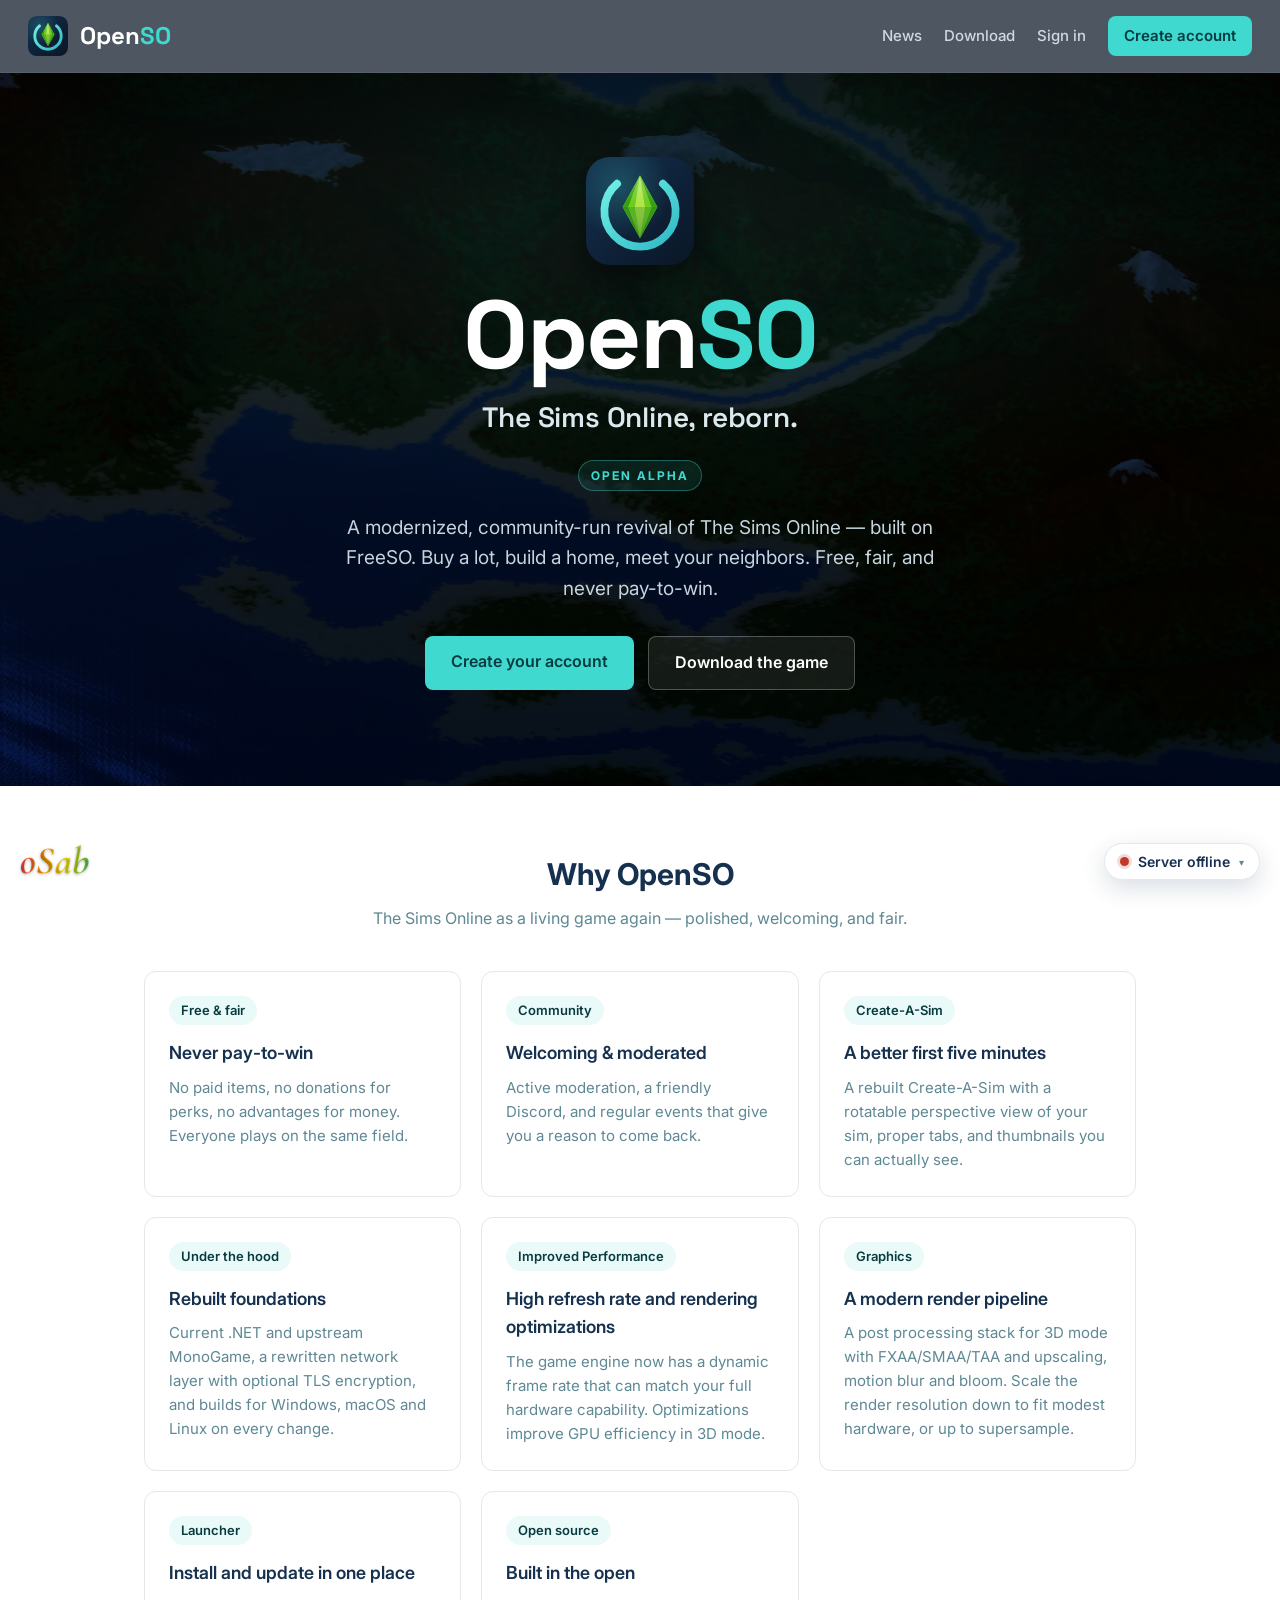
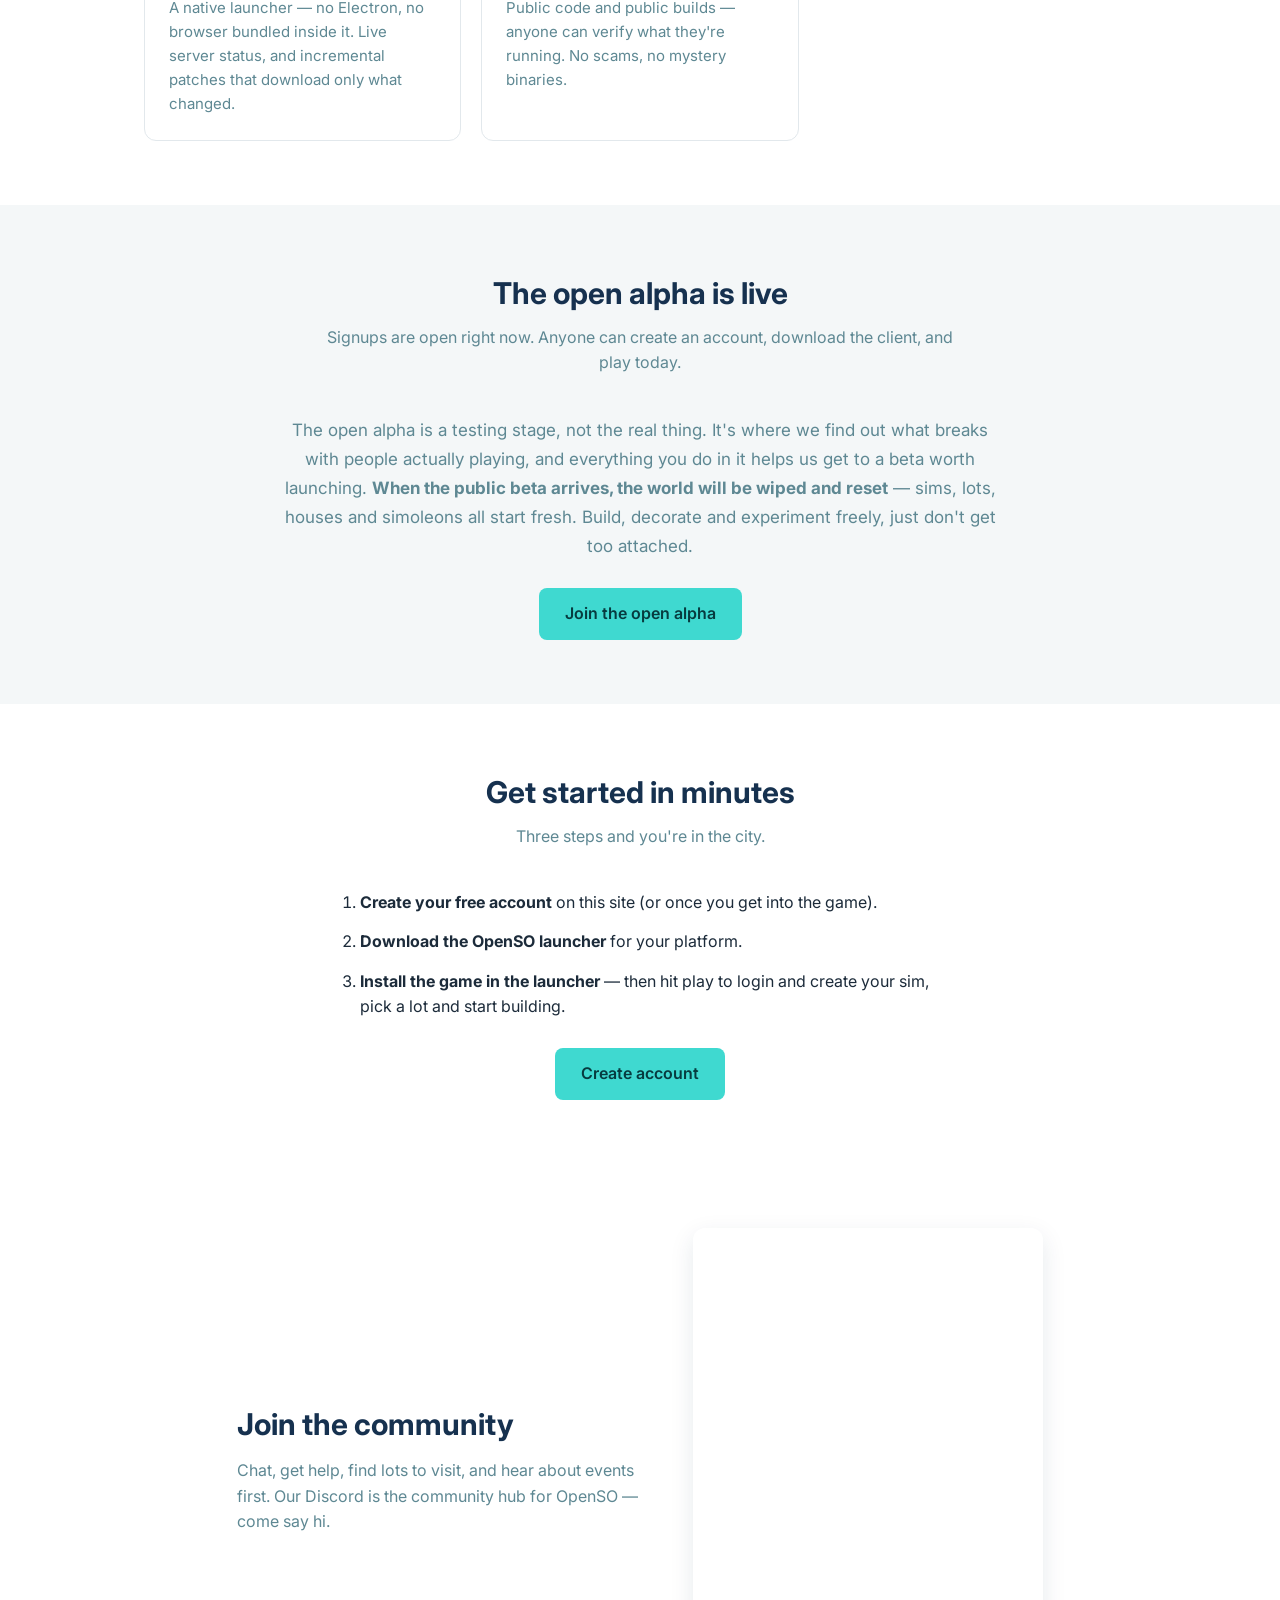
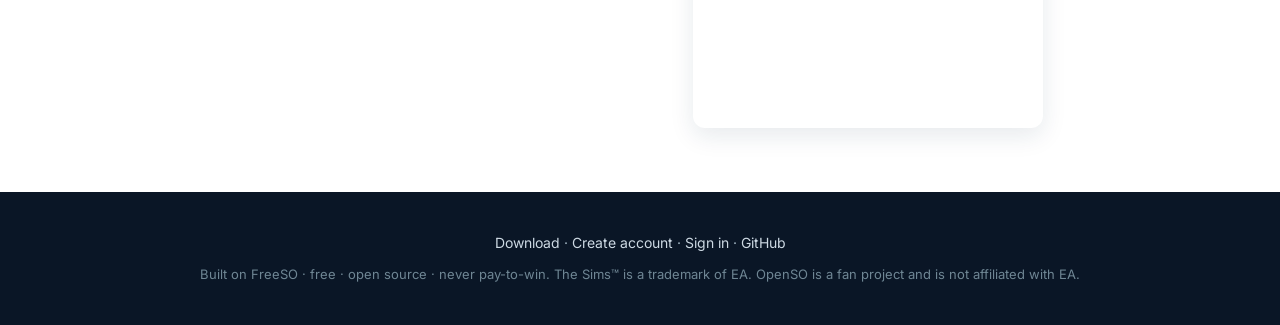
<file: index.html>
<!DOCTYPE html>
<html lang="en">
<head>
<meta charset="utf-8">
<meta name="viewport" content="width=device-width, initial-scale=1">
<title>OpenSO — The Sims Online, reborn</title>
<meta name="description" content="OpenSO is a modernized, free, open-source revival of The Sims Online. Free, fair, and never pay-to-win.">
<link rel="icon" href="assets/favicon-32.png?v=2" type="image/png">
<link rel="stylesheet" href="assets/styles.css">
</head>
<body>

<nav class="nav">
  <a class="brand" href="index.html">
    <img src="assets/icon.svg" alt="OpenSO logo">
    <span class="wm">Open<span class="so">SO</span></span>
  </a>
  <div class="nav-links">
    <a href="news.html">News</a>
    <a href="download.html">Download</a>
    <a href="login.html">Sign in</a>
    <a class="cta" href="register.html">Create account</a>
  </div>
</nav>

<header class="hero">
  <div class="hero-mark" aria-hidden="true">
    <img class="layer bg" src="assets/openso-layer-bg.svg" alt="">
    <img class="layer ring" src="assets/openso-layer-ring.svg" alt="">
    <img class="layer plumbob" src="assets/openso-layer-plumbob.svg" alt="">
  </div>
  <h1>Open<span class="so">SO</span></h1>
  <p class="tagline">The Sims Online, reborn.</p>
  <p class="stage-tag">Open Alpha</p>
  <p class="lead">A modernized, community-run revival of The Sims Online — built on FreeSO.
     Buy a lot, build a home, meet your neighbors. Free, fair, and never pay-to-win.</p>
  <div class="btns">
    <a class="btn btn-primary" href="register.html">Create your account</a>
    <a class="btn btn-ghost" href="download.html">Download the game</a>
  </div>
</header>

<section class="section">
  <h2>Why OpenSO</h2>
  <p class="sub">The Sims Online as a living game again — polished, welcoming, and fair.</p>
  <div class="grid">
    <div class="card">
      <span class="pill">Free &amp; fair</span>
      <h3>Never pay-to-win</h3>
      <p>No paid items, no donations for perks, no advantages for money. Everyone plays on the same field.</p>
    </div>
    <div class="card">
      <span class="pill">Community</span>
      <h3>Welcoming &amp; moderated</h3>
      <p>Active moderation, a friendly Discord, and regular events that give you a reason to come back.</p>
    </div>
    <div class="card">
      <span class="pill">Create-A-Sim</span>
      <h3>A better first five minutes</h3>
      <p>A rebuilt Create-A-Sim with a rotatable perspective view of your sim, proper tabs, and thumbnails you can actually see.</p>
    </div>
    <div class="card">
      <span class="pill">Under the hood</span>
      <h3>Rebuilt foundations</h3>
      <p>Current .NET and upstream MonoGame, a rewritten network layer with optional TLS encryption, and builds for Windows, macOS and Linux on every change.</p>
    </div>
    <div class="card">
      <span class="pill">Improved Performance</span>
      <h3>High refresh rate and rendering optimizations</h3>
      <p>The game engine now has a dynamic frame rate that can match your full hardware capability. Optimizations improve GPU efficiency in 3D mode.</p>
    </div>
    <div class="card">
      <span class="pill">Graphics</span>
      <h3>A modern render pipeline</h3>
      <p>A post processing stack for 3D mode with FXAA/SMAA/TAA and upscaling, motion blur and bloom. Scale the render resolution down to fit modest hardware, or up to supersample.</p>
    </div>
    <div class="card">
      <span class="pill">Launcher</span>
      <h3>Install and update in one place</h3>
      <p>A native launcher — no Electron, no browser bundled inside it. Live server status, and incremental patches that download only what changed.</p>
    </div>
    <div class="card">
      <span class="pill">Open source</span>
      <h3>Built in the open</h3>
      <p>Public code and public builds — anyone can verify what they're running. No scams, no mystery binaries.</p>
    </div>
  </div>
</section>

<section class="section" style="background:var(--surface-2);max-width:none">
  <div style="max-width:1040px;margin:0 auto">
    <h2>The open alpha is live</h2>
    <p class="sub">Signups are open right now. Anyone can create an account, download the client, and play today.</p>
    <p style="max-width:720px;margin:0 auto;text-align:center;color:var(--muted);font-size:17px;line-height:1.7">
      The open alpha is a testing stage, not the real thing. It's where we find out what breaks with people
      actually playing, and everything you do in it helps us get to a beta worth launching.
      <strong>When the public beta arrives, the world will be wiped and reset</strong> — sims, lots, houses
      and simoleons all start fresh. Build, decorate and experiment freely, just don't get too attached.
    </p>
    <div style="text-align:center;margin-top:28px">
      <a class="btn btn-primary" href="register.html">Join the open alpha</a>
    </div>
  </div>
</section>

<section class="section">
  <div style="max-width:1040px;margin:0 auto">
    <h2>Get started in minutes</h2>
    <p class="sub">Three steps and you're in the city.</p>
    <ol class="steps">
      <li><strong>Create your free account</strong> on this site (or once you get into the game).</li>
      <li><strong>Download the OpenSO launcher</strong> for your platform.</li>
      <li><strong>Install the game in the launcher</strong> — then hit play to login and create your sim, pick a lot and start building.</li>
    </ol>
    <div style="text-align:center;margin-top:28px">
      <a class="btn btn-primary" href="register.html">Create account</a>
    </div>
  </div>
</section>

<section class="section">
  <div class="community">
    <div class="community-copy">
      <h2>Join the community</h2>
      <p class="sub">Chat, get help, find lots to visit, and hear about events first. Our Discord
         is the community hub for OpenSO — come say hi.</p>
    </div>
    <iframe class="discord-embed"
      src="https://discord.com/widget?id=1520379229290893424&amp;theme=dark"
      title="OpenSO on Discord" loading="lazy" allowtransparency="true"
      sandbox="allow-popups allow-popups-to-escape-sandbox allow-same-origin allow-scripts"></iframe>
  </div>
</section>

<footer class="footer">
  <div>
    <a href="download.html">Download</a> ·
    <a href="register.html">Create account</a> ·
    <a href="login.html">Sign in</a> ·
    <a href="https://github.com/voicemxil/OpenSO">GitHub</a>
  </div>
  <div class="credit">Built on FreeSO · free · open source · never pay-to-win. The Sims™ is a trademark of EA. OpenSO is a fan project and is not affiliated with EA.</div>
</footer>

<!-- Live server status — floating corner widget, same data the launcher shows. Starts collapsed. -->
<div class="ss-fab" id="server-status">
  <div class="ss-panel" id="ss-panel" role="region" aria-label="Live server status" hidden>
    <div class="ss-head">
      <div class="ss-head-l">
        <span class="ss-name" id="ss-server-name">OpenSO</span>
        <span class="ss-status" id="ss-server-status">Connecting…</span>
      </div>
      <button class="ss-close" id="ss-close" type="button" aria-label="Minimize server status">&times;</button>
    </div>
    <div class="ss-stats">
      <div class="ss-stat"><div class="num accent" id="ss-players">—</div><div class="lbl">players online</div></div>
      <div class="ss-stat"><div class="num good" id="ss-lots">—</div><div class="lbl">lots online</div></div>
    </div>
    <div class="ss-meta">
      <span>City time <strong id="ss-clock">—</strong></span>
      <span>Version <strong id="ss-version">—</strong></span>
    </div>
    <div class="ss-busiest" id="ss-busiest" hidden>
      <span class="label">Busiest lots</span>
      <ul class="ss-lots-list" id="ss-lots-list"></ul>
    </div>
    <div class="ss-panel-foot">
      <span class="ss-updated" id="ss-updated">Updated —</span>
      <button class="ss-refresh" id="ss-refresh" type="button">Refresh</button>
    </div>
  </div>
  <button class="ss-fab-toggle" id="ss-toggle" type="button" aria-expanded="false" aria-controls="ss-panel">
    <span class="ss-dot" id="ss-dot" aria-hidden="true"></span>
    <span class="ss-fab-label" id="ss-fab-label">Server status</span>
    <span class="ss-fab-caret" id="ss-caret" aria-hidden="true">▾</span>
  </button>
</div>

<!-- OSAB — flashy Tumblr link, floating bottom-left (opposite the status widget).
     Its look (font / gradient direction / capitalization) is randomized per load in assets/osab.js. -->
<a class="osab-link" href="https://osab.tumblr.com" target="_blank" rel="noopener noreferrer" aria-label="OSAB on Tumblr">
  <span class="osab-word">OSAB</span>
  <span class="osab-sparkles" aria-hidden="true">
    <span>✦</span><span>✧</span><span>✦</span><span>★</span><span>✧</span><span>✦</span>
  </span>
</a>

<script src="assets/openso.js"></script>
<script src="assets/status.js"></script>
<script src="assets/osab.js"></script>
</body>
</html>
</file>
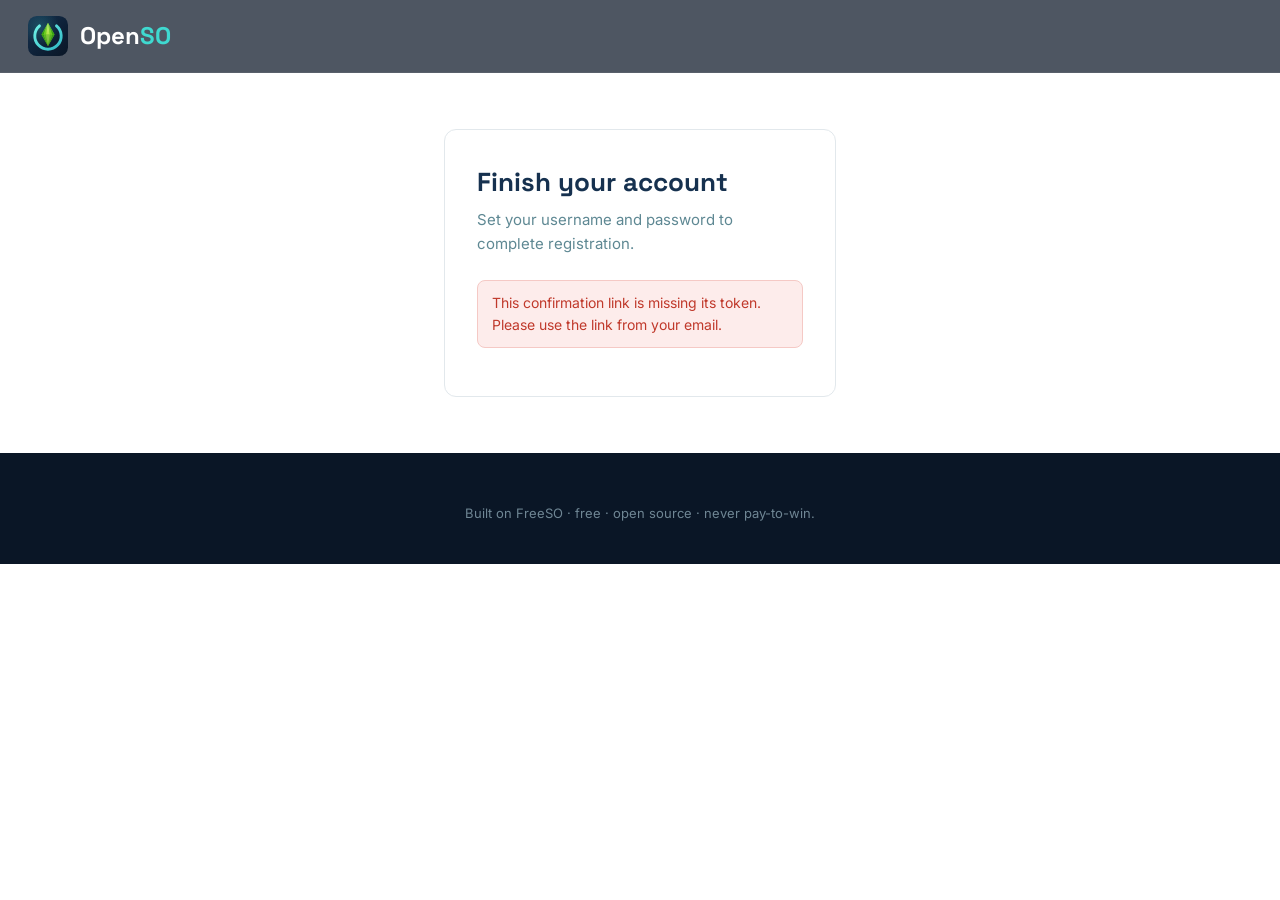
<file: confirm.html>
<!DOCTYPE html>
<html lang="en">
<head>
<meta charset="utf-8">
<meta name="viewport" content="width=device-width, initial-scale=1">
<title>Confirm your account — OpenSO</title>
<link rel="icon" href="assets/favicon-32.png?v=2" type="image/png">
<link rel="stylesheet" href="assets/styles.css">
</head>
<body>

<nav class="nav">
  <a class="brand" href="index.html">
    <img src="assets/icon.svg" alt="OpenSO logo">
    <span class="wm">Open<span class="so">SO</span></span>
  </a>
</nav>

<main class="auth-wrap">
  <div class="auth-card">
    <h1>Finish your account</h1>
    <p class="sub">Set your username and password to complete registration.</p>

    <div class="msg" id="msg"></div>

    <form id="confirm-form" novalidate>
      <div class="field">
        <label for="email">Email</label>
        <input type="email" id="email" name="email" autocomplete="email" required>
        <div class="hint">The address this confirmation link was sent to.</div>
      </div>
      <div class="field">
        <label for="username">Username</label>
        <input type="text" id="username" name="username" autocomplete="username" required>
        <div class="hint">3–24 characters.</div>
      </div>
      <div class="field">
        <label for="password">Password</label>
        <input type="password" id="password" name="password" autocomplete="new-password" required>
      </div>
      <!-- Registration key: shown only on invite-only servers (discovered via /userapi/registration/info).
           This is where the email-verification flow collects the key, submitted with the /confirm step. -->
      <div class="field" id="key-field" hidden>
        <label for="key">Registration key</label>
        <input type="text" id="key" name="key" autocomplete="off">
        <div class="hint">This server is invite-only. Enter the key you were given.</div>
      </div>
      <button type="submit" class="btn btn-primary btn-block" id="submit">Confirm &amp; create</button>
    </form>
  </div>
</main>

<footer class="footer">
  <div class="credit">Built on FreeSO · free · open source · never pay-to-win.</div>
</footer>

<script src="assets/openso.js"></script>
<script>
const token = opensoQuery("token");
const form = document.getElementById("confirm-form");
const msg  = document.getElementById("msg");
const btn  = document.getElementById("submit");

// The confirm endpoint requires the email the code was issued for (bound server-side against the
// token — anti account-takeover). Newer verification links carry it as ?email=...; prefill from
// there, but keep the field editable so links sent before the change (or with stripped params)
// still work by typing it manually.
const emailFromLink = opensoQuery("email");
if (emailFromLink) document.getElementById("email").value = emailFromLink;

if (!token) {
  opensoMsg(msg, "error", "This confirmation link is missing its token. Please use the link from your email.");
  form.style.display = "none";
}

// Reveal the key field only on invite-only servers. Fails OPEN to false, so public servers (and an
// unreachable/absent discovery endpoint) show no key field and post an identical body to before.
let keyRequired = false;
(async () => {
  const info = await opensoRegInfo();
  keyRequired = info.key_required;
  if (keyRequired) document.getElementById("key-field").hidden = false;
})();

form.addEventListener("submit", async (e) => {
  e.preventDefault();
  opensoClear(msg);
  const email    = document.getElementById("email").value.trim();
  const username = document.getElementById("username").value.trim();
  const password = document.getElementById("password").value;
  const key      = document.getElementById("key").value.trim();
  if (!email || !username || !password) { opensoMsg(msg,"error","Please fill in all the fields."); return; }
  if (keyRequired && !key) { opensoMsg(msg,"error","This server is invite-only — please enter your registration key."); return; }

  btn.disabled = true; btn.textContent = "Confirming…";
  // Only include the key when we have one, so the public flow posts an identical body to before.
  const fields = key ? { username, password, token, email, key } : { username, password, token, email };
  const r = await opensoPost("/userapi/registration/confirm", fields);
  if (r.ok) {
    form.style.display = "none";
    opensoMsg(msg, "ok", "Your account is ready! Download the game and sign in to start playing.");
  } else {
    opensoMsg(msg, "error", r.message);
  }
  btn.disabled = false; btn.textContent = "Confirm & create";
});
</script>
</body>
</html>
</file>
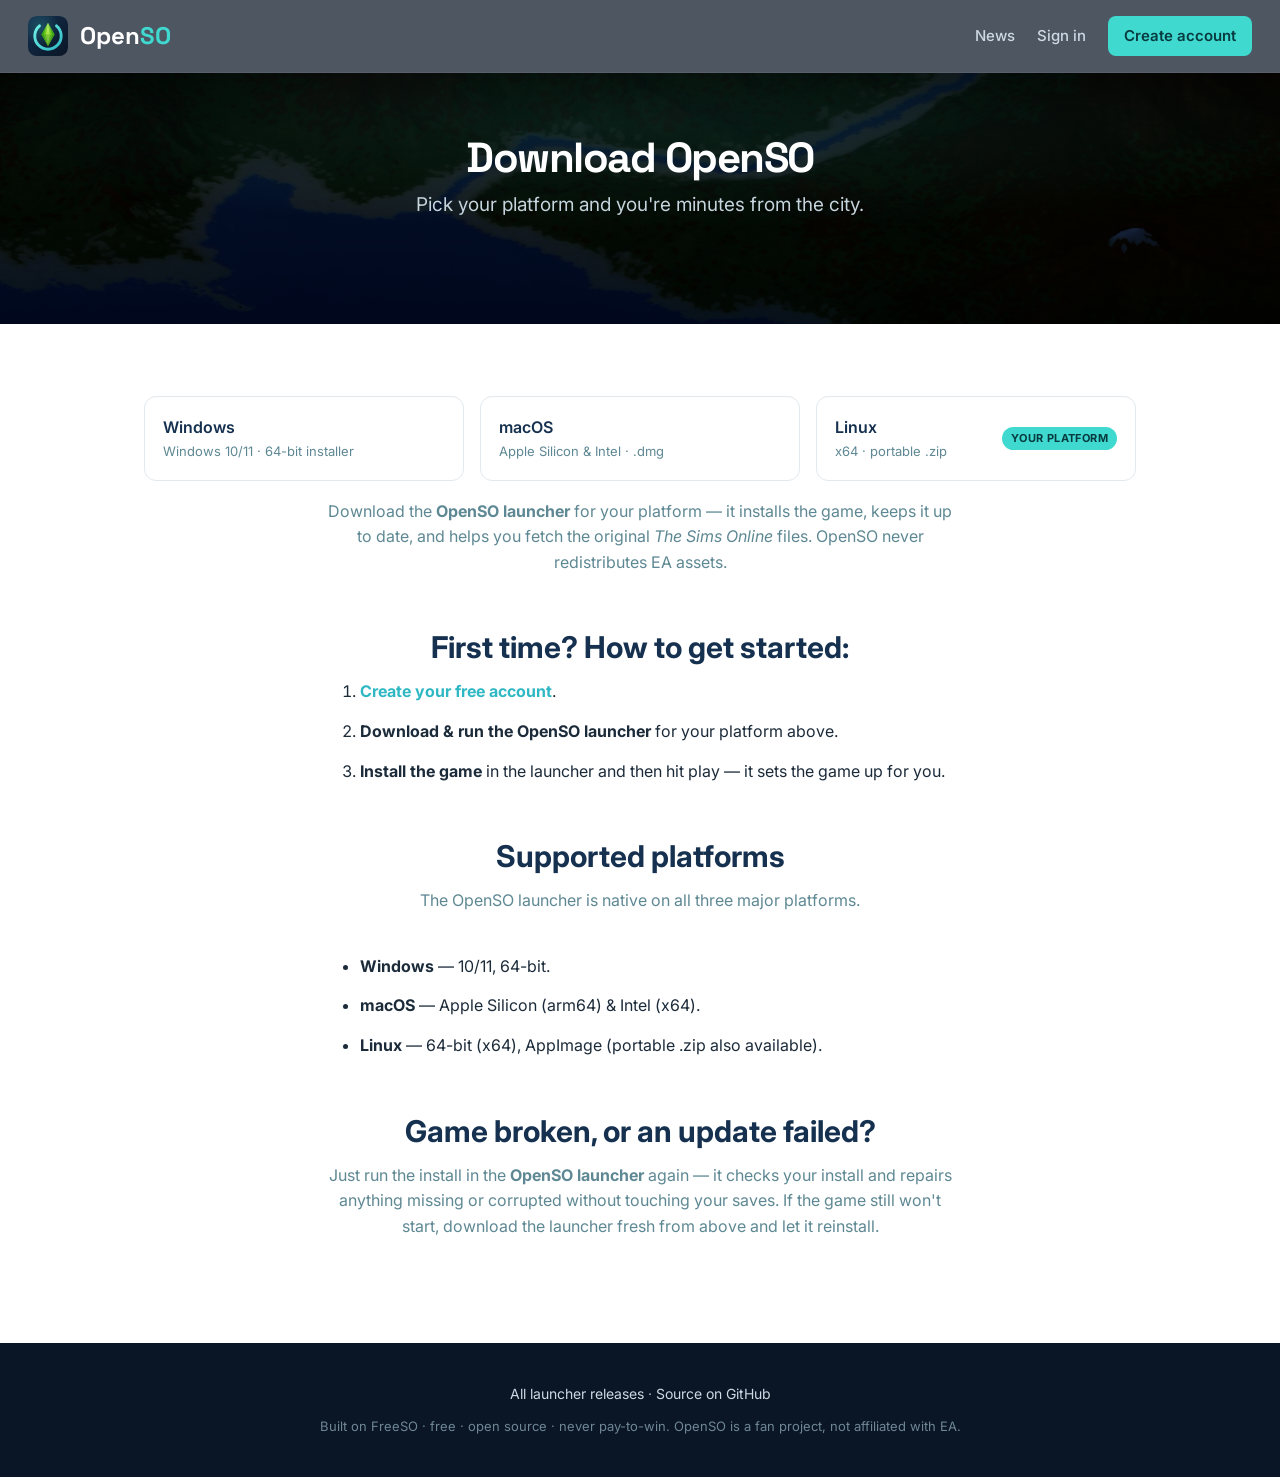
<file: download.html>
<!DOCTYPE html>
<html lang="en">
<head>
<meta charset="utf-8">
<meta name="viewport" content="width=device-width, initial-scale=1">
<title>Download — OpenSO</title>
<link rel="icon" href="assets/favicon-32.png?v=2" type="image/png">
<link rel="stylesheet" href="assets/styles.css">
</head>
<body>

<nav class="nav">
  <a class="brand" href="index.html">
    <img src="assets/icon.svg" alt="OpenSO logo">
    <span class="wm">Open<span class="so">SO</span></span>
  </a>
  <div class="nav-links">
    <a href="news.html">News</a>
    <a href="login.html">Sign in</a>
    <a class="cta" href="register.html">Create account</a>
  </div>
</nav>

<header class="hero" style="padding:64px 24px 72px">
  <h1 style="font-size:42px">Download OpenSO</h1>
  <p class="lead">Pick your platform and you're minutes from the city.</p>
</header>

<section class="section">
  <div class="dl-list">
    <a class="dl" id="dl-win" href="https://github.com/voicemxil/OpenSO.Launcher/releases/latest">
      <div>
        <div class="os">Windows</div>
        <div class="meta" id="meta-win">Windows 10/11 · 64-bit installer</div>
      </div>
      <span class="dl-badge" hidden>Recommended</span>
    </a>
    <a class="dl" id="dl-mac" href="https://github.com/voicemxil/OpenSO.Launcher/releases/latest">
      <div>
        <div class="os">macOS</div>
        <div class="meta" id="meta-mac">Apple Silicon &amp; Intel · .dmg</div>
      </div>
      <span class="dl-badge" hidden>Recommended</span>
    </a>
    <a class="dl" id="dl-linux" href="https://github.com/voicemxil/OpenSO.Launcher/releases/latest">
      <div>
        <div class="os">Linux</div>
        <div class="meta" id="meta-linux">x64 · portable .zip</div>
      </div>
      <span class="dl-badge" hidden>Recommended</span>
    </a>
  </div>
  <p id="mac-both" class="sub" style="margin-top:10px;font-size:13px;display:none"></p>
  <p class="sub" style="margin-top:18px">
    Download the <strong>OpenSO launcher</strong> for your platform — it installs the game, keeps it
    up to date, and helps you fetch the original <em>The Sims Online</em> files. OpenSO never redistributes EA assets.
  </p>

  <h2 style="margin-top:48px">First time? How to get started:</h2>
  <ol class="steps">
    <li><strong><a href="register.html">Create your free account</a></strong>.</li>
    <li><strong>Download &amp; run the OpenSO launcher</strong> for your platform above.</li>
    <li><strong>Install the game</strong> in the launcher and then hit play — it sets the game up for you.</li>
  </ol>

  <h2 style="margin-top:48px">Supported platforms</h2>
  <p class="sub">The OpenSO launcher is native on all three major platforms.</p>
  <ul class="steps" style="list-style:disc">
    <li><strong>Windows</strong> — 10/11, 64-bit.</li>
    <li><strong>macOS</strong> — <span id="plat-mac">Apple Silicon (arm64) &amp; Intel (x64)</span>.</li>
    <li><strong>Linux</strong> — 64-bit (x64), AppImage (portable .zip also available).</li>
  </ul>

  <h2 style="margin-top:48px">Game broken, or an update failed?</h2>
  <p class="sub">
    Just run the install in the <strong>OpenSO launcher</strong> again — it checks your install and repairs anything
    missing or corrupted without touching your saves. If the game
    still won't start, download the launcher fresh from above and let it reinstall.
  </p>
</section>

<footer class="footer">
  <div>
    <a href="https://github.com/voicemxil/OpenSO.Launcher/releases">All launcher releases</a> ·
    <a href="https://github.com/voicemxil/OpenSO">Source on GitHub</a>
  </div>
  <div class="credit">Built on FreeSO · free · open source · never pay-to-win. OpenSO is a fan project, not affiliated with EA.</div>
</footer>

<script>
/* Resolve the latest OpenSO Launcher release and point each platform card at the right asset.
   Cards default to the releases/latest page (works with no JS / if the API is unreachable);
   this upgrades them to direct downloads and flags the visitor's platform. */
(function () {
  var LAUNCHER = "voicemxil/OpenSO.Launcher";
  var byId = function (id) { return document.getElementById(id); };

  function detectOS() {
    var uad = navigator.userAgentData;
    var plat = ((uad && uad.platform) || navigator.platform || "").toLowerCase();
    var ua = navigator.userAgent || "";
    if (plat.indexOf("win") === 0 || /windows/i.test(ua)) return "win";
    if (plat.indexOf("mac") === 0 || /mac os x|macintosh/i.test(ua)) return "mac";
    if (plat.indexOf("linux") === 0 || /linux|x11/i.test(ua)) return "linux";
    return null;
  }

  function find(assets, re) {
    for (var i = 0; i < assets.length; i++) if (re.test(assets[i].name)) return assets[i].browser_download_url;
    return null;
  }

  /* Apple Silicon vs Intel. The UA string can't be trusted: Safari and Firefox
     report "Intel Mac OS X" on Apple Silicon too. Probe real signals in order of
     reliability; only when every probe is ambiguous fall back to Apple Silicon,
     the overwhelming majority of Macs in service today. Resolves "arm64"|"x64". */
  function detectMacArch() {
    function fromHints() {
      var uad = navigator.userAgentData;
      if (!uad || !uad.getHighEntropyValues) return Promise.resolve(null);
      return uad.getHighEntropyValues(["architecture"]).then(function (v) {
        var a = (v && v.architecture) || "";
        if (/^arm$/i.test(a)) return "arm64";
        if (/x86|amd64|x64/i.test(a)) return "x64";
        return null;
      }).catch(function () { return null; });
    }
    function fromWebGL() {
      try {
        var gl = document.createElement("canvas").getContext("webgl");
        if (!gl) return null;
        var ext = gl.getExtension("WEBGL_debug_renderer_info");
        var r = String((ext && gl.getParameter(ext.UNMASKED_RENDERER_WEBGL)) || gl.getParameter(gl.RENDERER) || "");
        if (/apple m\d/i.test(r)) return "arm64";
        if (/intel|amd|radeon|nvidia|geforce|iris/i.test(r)) return "x64";
        return null; // Safari masks both architectures as "Apple GPU"
      } catch (e) { return null; }
    }
    function fromWebGPU() {
      if (!navigator.gpu || !navigator.gpu.requestAdapter) return Promise.resolve(null);
      return navigator.gpu.requestAdapter().then(function (ad) {
        var i = ad && ad.info;
        if (!i) return null;
        var vendor = String(i.vendor || "").toLowerCase();
        var rest = (String(i.architecture || "") + " " + String(i.description || "")).toLowerCase();
        if (/intel|amd|nvidia/.test(vendor + " " + rest)) return "x64";
        if (/apple/.test(vendor) && /\bm\d/.test(rest)) return "arm64";
        return null;
      }).catch(function () { return null; });
    }
    return fromHints().then(function (arch) {
      if (arch) return arch;
      arch = fromWebGL();
      if (arch) return arch;
      return fromWebGPU().then(function (a) { return a || "arm64"; });
    });
  }

  var os = detectOS();
  if (os) {
    var card = byId("dl-" + os);
    if (card) { var b = card.querySelector(".dl-badge"); if (b) { b.hidden = false; b.textContent = "Your platform"; } }
  }

  fetch("https://api.github.com/repos/" + LAUNCHER + "/releases/latest", { headers: { Accept: "application/vnd.github+json" } })
    .then(function (r) { return r.ok ? r.json() : null; })
    .then(function (rel) {
      if (!rel || !rel.assets || !rel.assets.length) return; // keep releases/latest fallback hrefs
      var a = rel.assets;
      var win = find(a, /setup.*\.exe$/i) || find(a, /win-x64\.zip$/i);
      var linImg = find(a, /linux-x64\.AppImage$/i); // preferred once a release ships it
      var lin = linImg || find(a, /linux-x64\.zip$/i);
      if (win) byId("dl-win").href = win;
      if (lin) {
        byId("dl-linux").href = lin;
        byId("meta-linux").textContent = "x64 · " + (linImg ? "AppImage" : "portable .zip");
      }
      var arm = find(a, /osx-arm64\.dmg$/i) || find(a, /osx-arm64\.zip$/i);
      var x64 = find(a, /osx-x64\.dmg$/i) || find(a, /osx-x64\.zip$/i);
      // Supported-platforms list always links both Mac builds directly,
      // so a misdetected visitor still has a one-click path.
      var plat = byId("plat-mac");
      if (plat && arm && x64) {
        plat.innerHTML = '<a href="' + arm + '">Apple Silicon (arm64)</a> &amp; <a href="' + x64 + '">Intel (x64)</a>';
      }
      // Always surface BOTH Mac builds right under the cards, so the other architecture is one
      // click away regardless of what the auto-detection resolves the Mac card to.
      var macBoth = byId("mac-both");
      if (macBoth && arm && x64) {
        macBoth.innerHTML = 'macOS comes in two builds: <a href="' + arm + '">Apple Silicon (arm64)</a> · <a href="' + x64 + '">Intel (x64)</a>.';
        macBoth.style.display = "";
      }
      if (os !== "mac") {
        if (arm || x64) byId("dl-mac").href = arm || x64;
        return;
      }
      return detectMacArch().then(function (arch) {
        var intel = arch === "x64";
        var primary = intel ? (x64 || arm) : (arm || x64);
        if (primary) byId("dl-mac").href = primary;
        byId("meta-mac").textContent = (intel ? "Intel" : "Apple Silicon") + " · .dmg";
      });
    })
    .catch(function () { /* offline / rate-limited — the releases/latest hrefs stand */ });
})();
</script>
</body>
</html>
</file>
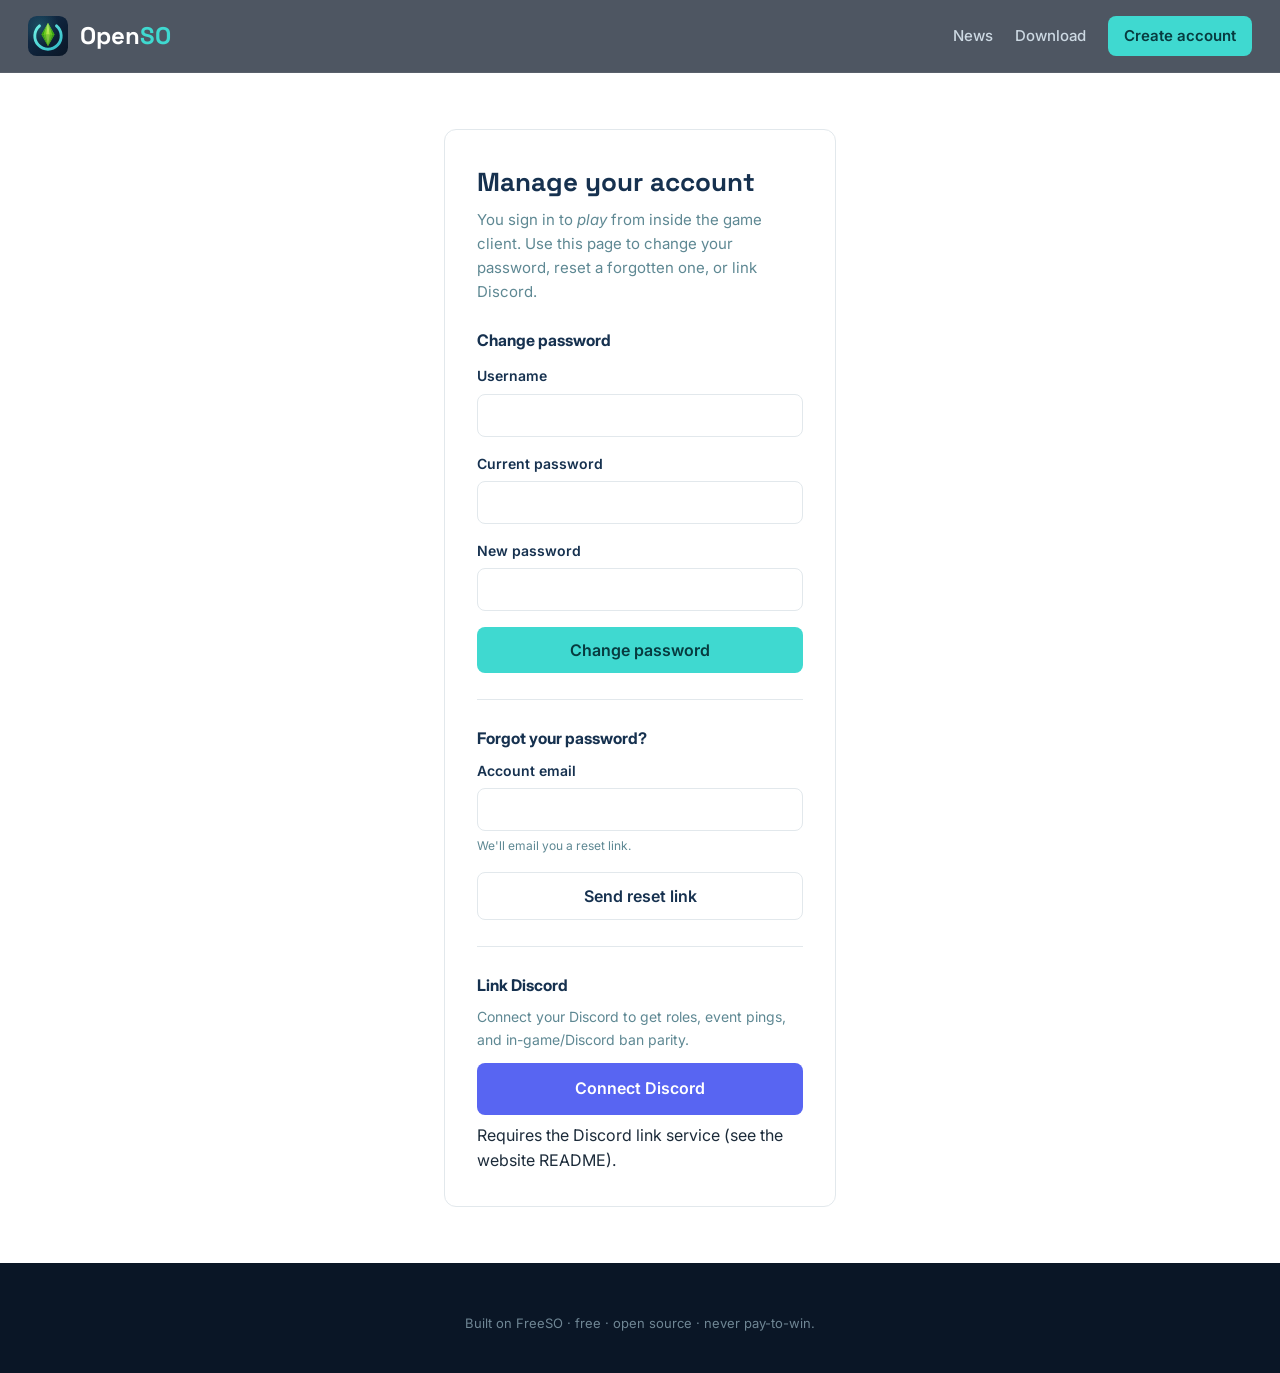
<file: login.html>
<!DOCTYPE html>
<html lang="en">
<head>
<meta charset="utf-8">
<meta name="viewport" content="width=device-width, initial-scale=1">
<title>Account — OpenSO</title>
<link rel="icon" href="assets/favicon-32.png?v=2" type="image/png">
<link rel="stylesheet" href="assets/styles.css">
</head>
<body>

<nav class="nav">
  <a class="brand" href="index.html">
    <img src="assets/icon.svg" alt="OpenSO logo">
    <span class="wm">Open<span class="so">SO</span></span>
  </a>
  <div class="nav-links">
    <a href="news.html">News</a>
    <a href="download.html">Download</a>
    <a class="cta" href="register.html">Create account</a>
  </div>
</nav>

<main class="auth-wrap">
  <div class="auth-card">
    <h1>Manage your account</h1>
    <p class="sub">You sign in to <em>play</em> from inside the game client. Use this page to
       change your password, reset a forgotten one, or link Discord.</p>

    <div class="msg" id="msg"></div>

    <h3 style="font-size:16px;color:var(--ink);margin:8px 0 12px">Change password</h3>
    <form id="change-form" novalidate>
      <div class="field">
        <label for="username">Username</label>
        <input type="text" id="username" name="username" autocomplete="username" required>
      </div>
      <div class="field">
        <label for="old_password">Current password</label>
        <input type="password" id="old_password" autocomplete="current-password" required>
      </div>
      <div class="field">
        <label for="new_password">New password</label>
        <input type="password" id="new_password" autocomplete="new-password" required>
      </div>
      <button type="submit" class="btn btn-primary btn-block" id="change-btn">Change password</button>
    </form>

    <hr style="border:none;border-top:1px solid var(--border);margin:26px 0">

    <h3 style="font-size:16px;color:var(--ink);margin:0 0 8px">Forgot your password?</h3>
    <form id="reset-form" novalidate>
      <div class="field">
        <label for="reset_email">Account email</label>
        <input type="email" id="reset_email" autocomplete="email" required>
        <div class="hint">We'll email you a reset link.</div>
      </div>
      <button type="submit" class="btn btn-ghost btn-block" id="reset-btn" style="color:var(--ink);border-color:var(--border)">Send reset link</button>
    </form>

    <hr style="border:none;border-top:1px solid var(--border);margin:26px 0">

    <h3 style="font-size:16px;color:var(--ink);margin:0 0 8px">Link Discord</h3>
    <p style="font-size:14px;color:var(--muted);margin:0 0 12px">
      Connect your Discord to get roles, event pings, and in-game/Discord ban parity.</p>
    <a class="btn btn-block" id="discord-link"
       style="background:#5865F2;color:#fff" href="#">Connect Discord</a>
    <div class="hint" style="margin-top:8px">Requires the Discord link service (see the website README).</div>
  </div>
</main>

<footer class="footer">
  <div class="credit">Built on FreeSO · free · open source · never pay-to-win.</div>
</footer>

<script src="assets/openso.js"></script>
<script>
/* Point this at your Discord link service once it's deployed (see website/README.md). */
const DISCORD_LINK_START = window.OPENSO_API_BASE + "/discord/link/start";
document.getElementById("discord-link").href = DISCORD_LINK_START;

const msg = document.getElementById("msg");

/* Change password -> POST /userapi/password (works when SMTP disabled; with SMTP use reset flow). */
const cf = document.getElementById("change-form");
const cbtn = document.getElementById("change-btn");
cf.addEventListener("submit", async (e) => {
  e.preventDefault(); opensoClear(msg);
  const username = document.getElementById("username").value.trim();
  const old_password = document.getElementById("old_password").value;
  const new_password = document.getElementById("new_password").value;
  if (!username || !old_password || !new_password) { opensoMsg(msg,"error","Please fill in all the fields."); return; }
  cbtn.disabled = true; cbtn.textContent = "Saving…";
  const r = await opensoPost("/userapi/password", { username, old_password, new_password });
  opensoMsg(msg, r.ok ? "ok" : "error", r.ok ? "Password changed successfully." : r.message);
  cbtn.disabled = false; cbtn.textContent = "Change password";
});

/* Reset request -> POST /userapi/password/request with email + confirmation_url. */
const rf = document.getElementById("reset-form");
const rbtn = document.getElementById("reset-btn");
rf.addEventListener("submit", async (e) => {
  e.preventDefault(); opensoClear(msg);
  const email = document.getElementById("reset_email").value.trim();
  if (!email) { opensoMsg(msg,"error","Please enter your account email."); return; }
  const confirmation_url = location.origin +
    location.pathname.replace(/login\.html$/, "reset.html") + "?token=%token%";
  rbtn.disabled = true; rbtn.textContent = "Sending…";
  const r = await opensoPost("/userapi/password/request", { email, confirmation_url });
  opensoMsg(msg, r.ok ? "ok" : "error",
    r.ok ? "If that email has an account, a reset link is on its way." : r.message);
  rbtn.disabled = false; rbtn.textContent = "Send reset link";
});
</script>
</body>
</html>
</file>
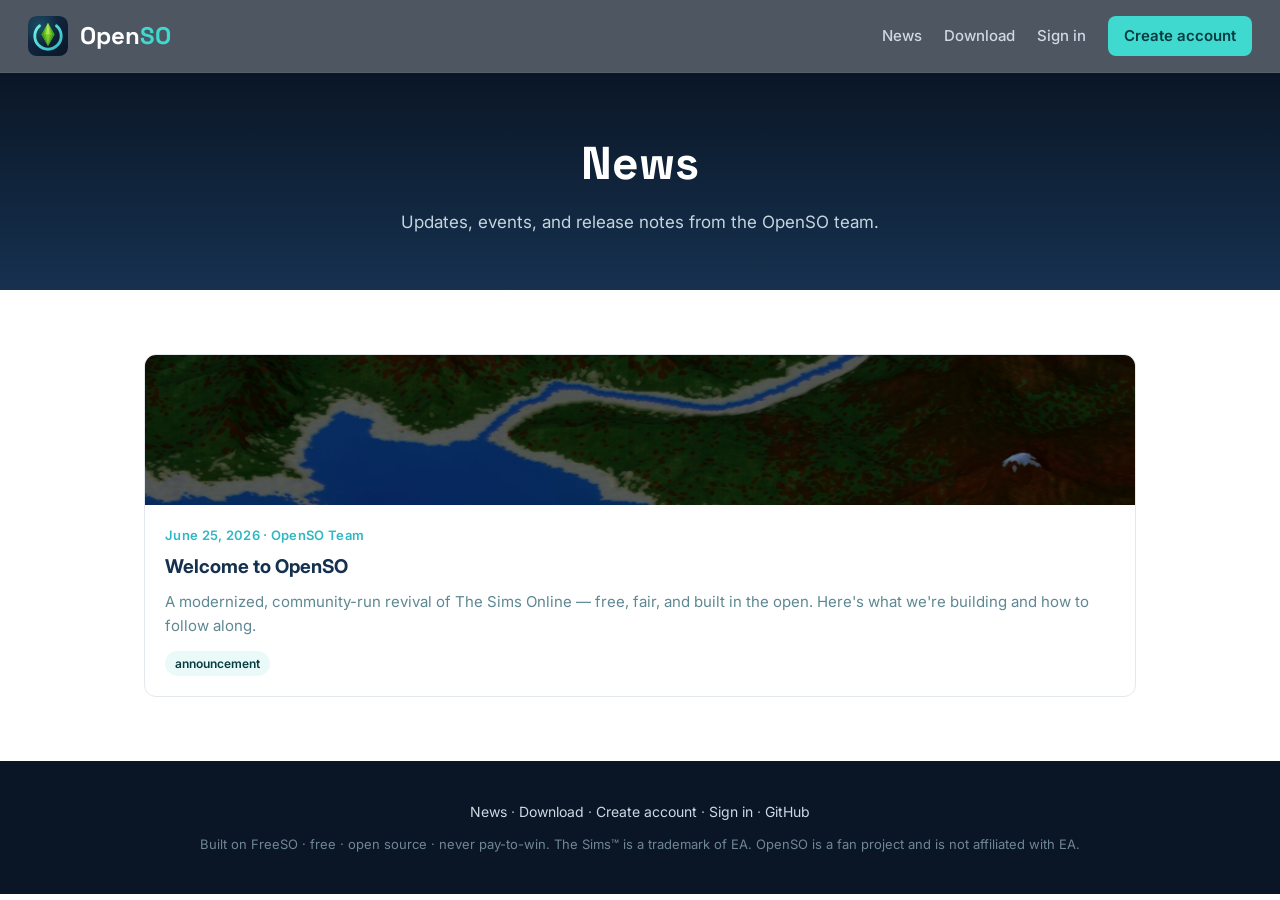
<file: news.html>
<!DOCTYPE html>
<html lang="en">
<head>
<meta charset="utf-8">
<meta name="viewport" content="width=device-width, initial-scale=1">
<title>News — OpenSO</title>
<meta name="description" content="OpenSO news, updates, events, and release notes.">
<link rel="icon" href="assets/favicon-32.png?v=2" type="image/png">
<link rel="stylesheet" href="assets/styles.css">
</head>
<body>

<nav class="nav">
  <a class="brand" href="index.html">
    <img src="assets/icon.svg" alt="OpenSO logo">
    <span class="wm">Open<span class="so">SO</span></span>
  </a>
  <div class="nav-links">
    <a href="news.html">News</a>
    <a href="download.html">Download</a>
    <a href="login.html">Sign in</a>
    <a class="cta" href="register.html">Create account</a>
  </div>
</nav>

<header class="subhero">
  <h1>News</h1>
  <p>Updates, events, and release notes from the OpenSO team.</p>
</header>

<section class="section">
  <div id="news-list" class="news-list"><p class="sub">Loading…</p></div>
</section>

<footer class="footer">
  <div>
    <a href="news.html">News</a> ·
    <a href="download.html">Download</a> ·
    <a href="register.html">Create account</a> ·
    <a href="login.html">Sign in</a> ·
    <a href="https://github.com/voicemxil/OpenSO">GitHub</a>
  </div>
  <div class="credit">Built on FreeSO · free · open source · never pay-to-win. The Sims™ is a trademark of EA. OpenSO is a fan project and is not affiliated with EA.</div>
</footer>

<script src="assets/news.js"></script>
<script>OpenSONews.renderList(document.getElementById('news-list'));</script>
</body>
</html>
</file>
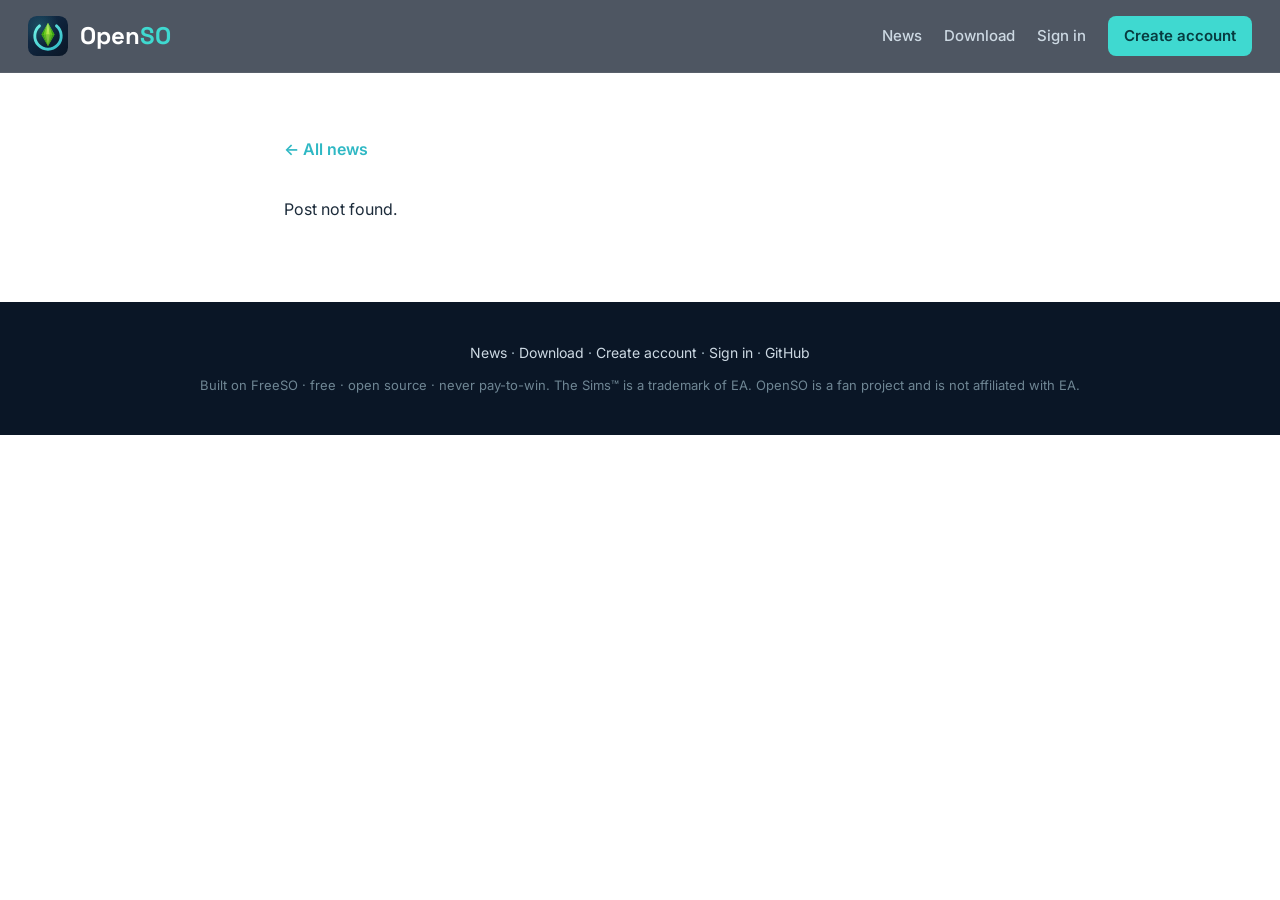
<file: post.html>
<!DOCTYPE html>
<html lang="en">
<head>
<meta charset="utf-8">
<meta name="viewport" content="width=device-width, initial-scale=1">
<title>News — OpenSO</title>
<link rel="icon" href="assets/favicon-32.png?v=2" type="image/png">
<link rel="stylesheet" href="assets/styles.css">
</head>
<body>

<nav class="nav">
  <a class="brand" href="index.html">
    <img src="assets/icon.svg" alt="OpenSO logo">
    <span class="wm">Open<span class="so">SO</span></span>
  </a>
  <div class="nav-links">
    <a href="news.html">News</a>
    <a href="download.html">Download</a>
    <a href="login.html">Sign in</a>
    <a class="cta" href="register.html">Create account</a>
  </div>
</nav>

<article class="section post" id="post"><p class="sub">Loading…</p></article>

<footer class="footer">
  <div>
    <a href="news.html">News</a> ·
    <a href="download.html">Download</a> ·
    <a href="register.html">Create account</a> ·
    <a href="login.html">Sign in</a> ·
    <a href="https://github.com/voicemxil/OpenSO">GitHub</a>
  </div>
  <div class="credit">Built on FreeSO · free · open source · never pay-to-win. The Sims™ is a trademark of EA. OpenSO is a fan project and is not affiliated with EA.</div>
</footer>

<script src="assets/news.js"></script>
<script>OpenSONews.renderPost(document.getElementById('post'));</script>
</body>
</html>
</file>
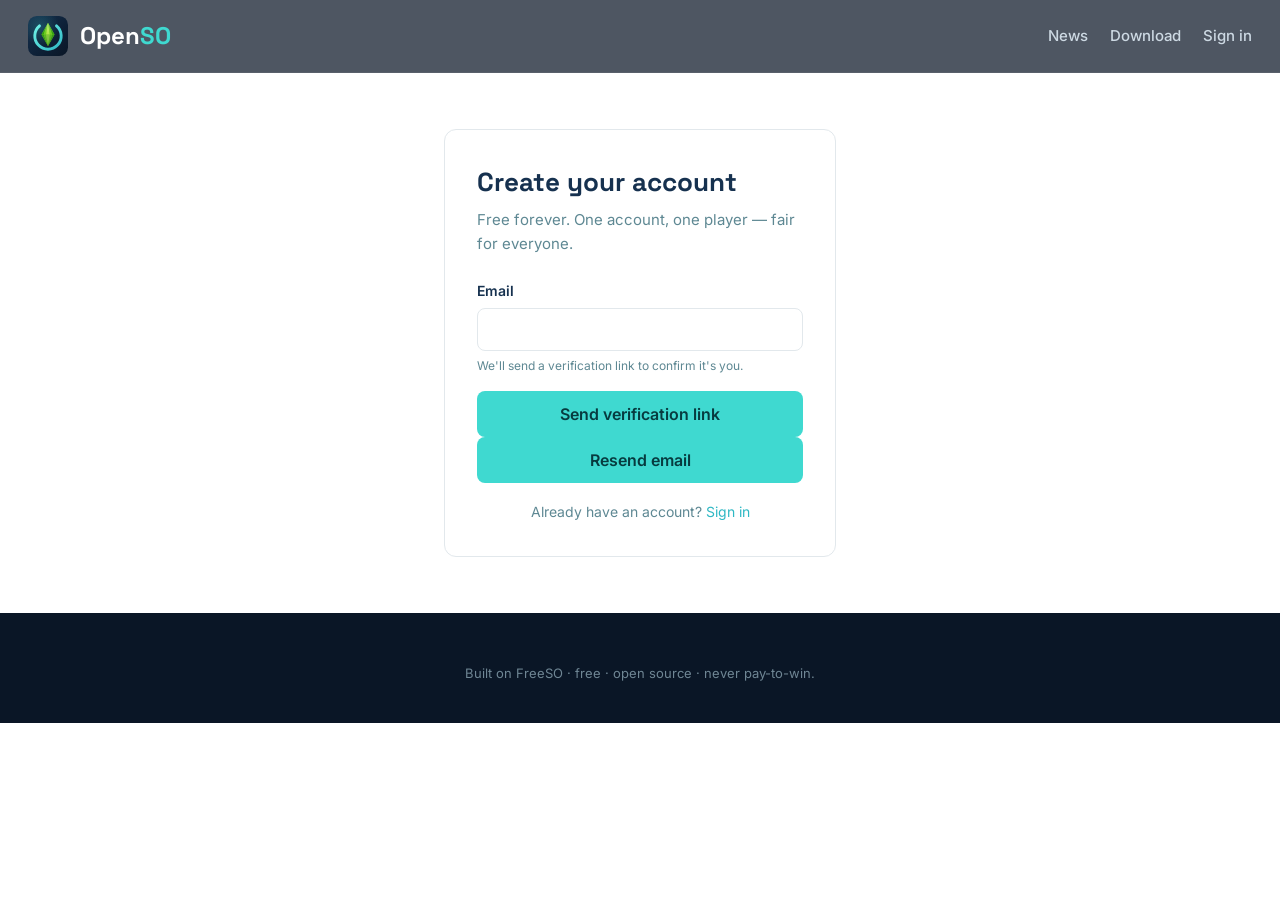
<file: register.html>
<!DOCTYPE html>
<html lang="en">
<head>
<meta charset="utf-8">
<meta name="viewport" content="width=device-width, initial-scale=1">
<title>Create your account — OpenSO</title>
<link rel="icon" href="assets/favicon-32.png?v=2" type="image/png">
<link rel="stylesheet" href="assets/styles.css">
</head>
<body>

<nav class="nav">
  <a class="brand" href="index.html">
    <img src="assets/icon.svg" alt="OpenSO logo">
    <span class="wm">Open<span class="so">SO</span></span>
  </a>
  <div class="nav-links">
    <a href="news.html">News</a>
    <a href="download.html">Download</a>
    <a href="login.html">Sign in</a>
  </div>
</nav>

<main class="auth-wrap">
  <div class="auth-card">
    <h1>Create your account</h1>
    <p class="sub">Free forever. One account, one player — fair for everyone.</p>

    <div class="msg" id="msg"></div>

    <form id="reg-form" novalidate>
      <div class="field">
        <label for="email">Email</label>
        <input type="email" id="email" name="email" autocomplete="email" required>
        <div class="hint" id="email-hint">We'll send a verification link to confirm it's you.</div>
      </div>
      <!-- Registration key: shown only on invite-only servers (discovered via /userapi/registration/info).
           In the email-verification flow the key is collected on confirm.html (submitted with /confirm), so
           this field is only used for direct/no-SMTP registration; the email flow shows a notice instead. -->
      <div class="field" id="key-field" hidden>
        <label for="key">Registration key</label>
        <input type="text" id="key" name="key" autocomplete="off">
        <div class="hint">This server is invite-only. Enter the key you were given.</div>
      </div>
      <!-- Username + password: only shown for direct (no-email) registration. In the email-verification
           flow these are collected on confirm.html after the link is clicked, so we don't ask twice. -->
      <div id="cred-fields">
        <div class="field">
          <label for="username">Username</label>
          <input type="text" id="username" name="username" autocomplete="username">
          <div class="hint">3–24 characters. This is your sim's login name.</div>
        </div>
        <div class="field">
          <label for="password">Password</label>
          <input type="password" id="password" name="password" autocomplete="new-password">
        </div>
      </div>
      <button type="submit" class="btn btn-primary btn-block" id="submit">Create account</button>
    </form>

    <!-- Shown after the verification email is sent; re-requests it (server enforces a cooldown too). -->
    <button type="button" class="btn btn-primary btn-block" id="resend" hidden>Resend email</button>

    <div class="auth-foot">
      Already have an account? <a href="login.html">Sign in</a>
    </div>
  </div>
</main>

<footer class="footer">
  <div class="credit">Built on FreeSO · free · open source · never pay-to-win.</div>
</footer>

<script src="assets/openso.js"></script>
<script>
/* Email-verification flow (when SMTP is enabled on the server): step 1 here asks only for an email and
   requests a verification link; the user picks a username + password on confirm.html via that link.
   Set USE_EMAIL_VERIFICATION = false for a server WITHOUT SMTP (direct registration, all fields here). */
const USE_EMAIL_VERIFICATION = true;

const form = document.getElementById("reg-form");
const msg  = document.getElementById("msg");
const btn  = document.getElementById("submit");
const credFields = document.getElementById("cred-fields");
const resendBtn = document.getElementById("resend");

const keyField = document.getElementById("key-field");

let pendingEmail = null, pendingUrl = null, cooldownTimer = null;
// Whether this server is invite-only. Fails OPEN to false (opensoRegInfo swallows errors), so a public
// server — or an unreachable/absent discovery endpoint — leaves the page exactly as it was: no key field,
// no notice, identical requests. The server still enforces the real rule when the form is submitted.
let keyRequired = false;
(async () => {
  const info = await opensoRegInfo();
  keyRequired = info.key_required;
  if (!keyRequired) return;
  if (USE_EMAIL_VERIFICATION) {
    // Key is collected on confirm.html (it must ride with the /confirm step, and the link may be opened on
    // another device), so here we only tell the user to expect it.
    document.getElementById("email-hint").textContent =
      "This server is invite-only — you'll enter your registration key when you finish your account.";
  } else {
    keyField.hidden = false;
  }
})();

function startResendCooldown(secs) {
  clearInterval(cooldownTimer);
  resendBtn.disabled = true;
  let left = secs;
  const tick = () => {
    resendBtn.textContent = left > 0 ? ("Resend email (" + left + "s)") : "Resend email";
    if (left <= 0) { resendBtn.disabled = false; clearInterval(cooldownTimer); }
    left--;
  };
  tick();
  cooldownTimer = setInterval(tick, 1000);
}
resendBtn.addEventListener("click", async () => {
  if (!pendingEmail) return;
  opensoClear(msg);
  resendBtn.disabled = true; resendBtn.textContent = "Sending…";
  const r = await opensoPost("/userapi/registration/request", { email: pendingEmail, confirmation_url: pendingUrl });
  if (r.ok) {
    opensoMsg(msg, "ok", "We've sent another verification email to " + pendingEmail + ".");
    startResendCooldown(60);
  } else {
    opensoMsg(msg, "error", r.message);
    resendBtn.disabled = false; resendBtn.textContent = "Resend email";
  }
});

if (USE_EMAIL_VERIFICATION) {
  // Email-only first step — username/password come later on confirm.html.
  credFields.style.display = "none";
  btn.textContent = "Send verification link";
}

form.addEventListener("submit", async (e) => {
  e.preventDefault();
  opensoClear(msg);
  const email = document.getElementById("email").value.trim();

  if (USE_EMAIL_VERIFICATION) {
    if (!email) { opensoMsg(msg, "error", "Please enter your email address."); return; }
    btn.disabled = true; btn.textContent = "Sending…";
    /* Ask the server to email a confirmation link that lands on confirm.html?token=...&email=...
       The email rides in the link because the confirm endpoint now REQUIRES the email alongside the
       token (it's bound server-side to stop a guessed code being used against someone else's address)
       — and the link may be opened on a different device than this one, so the URL is the only
       reliable carrier. confirm.html also lets the user type it manually (older links / stripped
       query params). */
    const confirmation_url = location.origin +
      location.pathname.replace(/register\.html$/, "confirm.html") +
      "?token=%token%&email=" + encodeURIComponent(email);
    const r = await opensoPost("/userapi/registration/request", { email, confirmation_url });
    if (r.ok) {
      form.style.display = "none";
      opensoMsg(msg, "ok",
        "Check your email! We've sent a verification link to " + email +
        ". Open it to choose your username and password and finish creating your account.");
      pendingEmail = email; pendingUrl = confirmation_url;
      resendBtn.hidden = false; startResendCooldown(60);
    } else {
      opensoMsg(msg, "error", r.message);
    }
    btn.disabled = false; btn.textContent = "Send verification link";
  } else {
    /* No-SMTP direct registration: POST /userapi/registration with username,email,password[,key] */
    const username = document.getElementById("username").value.trim();
    const password = document.getElementById("password").value;
    const key = document.getElementById("key").value.trim();
    if (!email || !username || !password) { opensoMsg(msg, "error", "Please fill in all the fields."); return; }
    if (keyRequired && !key) { opensoMsg(msg, "error", "This server is invite-only — please enter your registration key."); return; }
    btn.disabled = true; btn.textContent = "Creating…";
    // Only include the key when we have one, so the public flow posts an identical body to before.
    const fields = key ? { username, email, password, key } : { username, email, password };
    const r = await opensoPost("/userapi/registration", fields);
    if (r.ok) {
      form.style.display = "none";
      opensoMsg(msg, "ok", "Account created! You can now download the game and sign in.");
    } else {
      opensoMsg(msg, "error", r.message);
    }
    btn.disabled = false; btn.textContent = "Create account";
  }
});
</script>
</body>
</html>
</file>
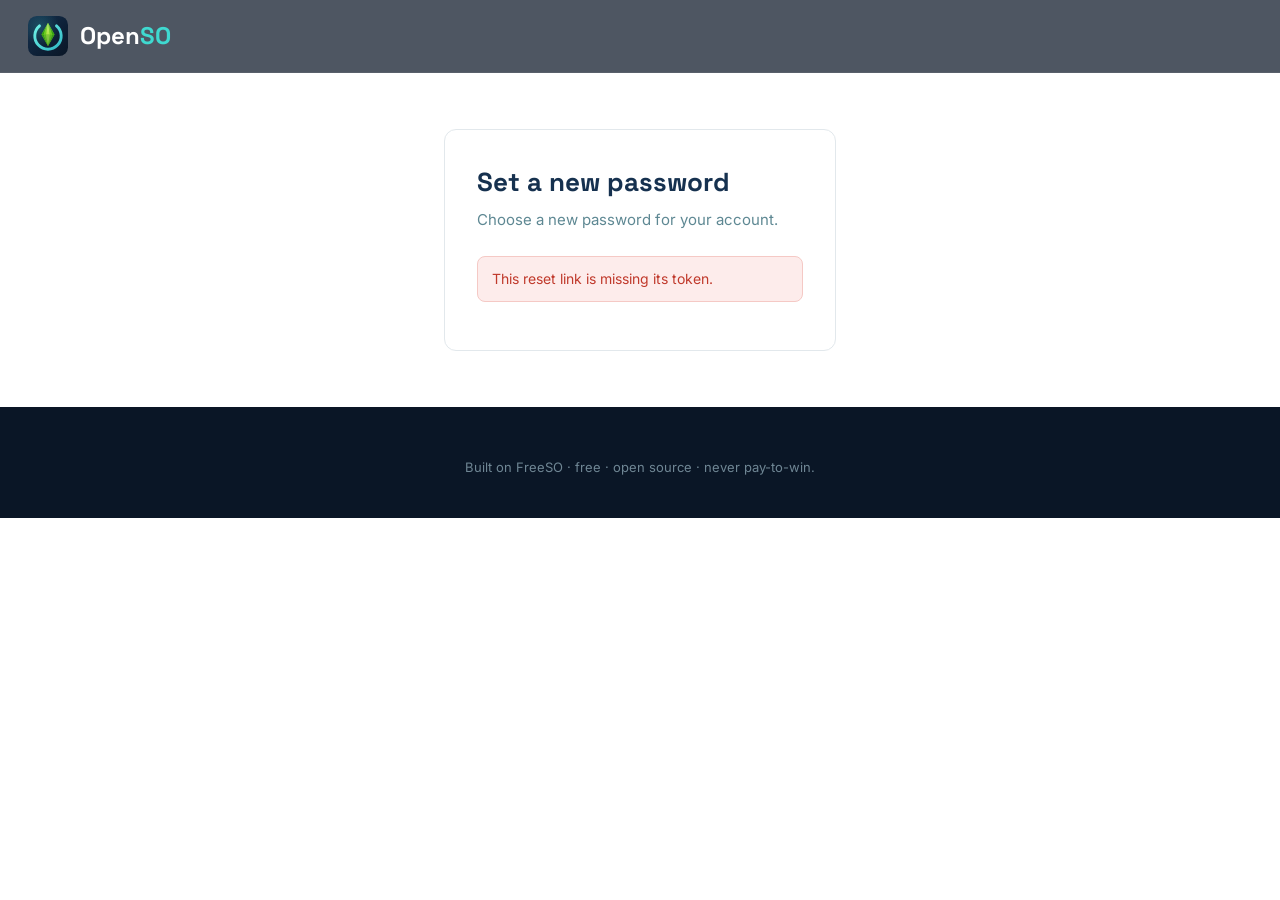
<file: reset.html>
<!DOCTYPE html>
<html lang="en">
<head>
<meta charset="utf-8">
<meta name="viewport" content="width=device-width, initial-scale=1">
<title>Reset password — OpenSO</title>
<link rel="icon" href="assets/favicon-32.png?v=2" type="image/png">
<link rel="stylesheet" href="assets/styles.css">
</head>
<body>
<nav class="nav">
  <a class="brand" href="index.html">
    <img src="assets/icon.svg" alt="OpenSO logo">
    <span class="wm">Open<span class="so">SO</span></span>
  </a>
</nav>

<main class="auth-wrap">
  <div class="auth-card">
    <h1>Set a new password</h1>
    <p class="sub">Choose a new password for your account.</p>
    <div class="msg" id="msg"></div>
    <form id="reset-confirm" novalidate>
      <div class="field">
        <label for="new_password">New password</label>
        <input type="password" id="new_password" autocomplete="new-password" required>
      </div>
      <button type="submit" class="btn btn-primary btn-block" id="btn">Reset password</button>
    </form>
  </div>
</main>

<footer class="footer"><div class="credit">Built on FreeSO · free · open source · never pay-to-win.</div></footer>

<script src="assets/openso.js"></script>
<script>
const token = opensoQuery("token");
const form = document.getElementById("reset-confirm");
const msg = document.getElementById("msg");
const btn = document.getElementById("btn");
if (!token) { opensoMsg(msg,"error","This reset link is missing its token."); form.style.display="none"; }

form.addEventListener("submit", async (e) => {
  e.preventDefault(); opensoClear(msg);
  const new_password = document.getElementById("new_password").value;
  if (!new_password) { opensoMsg(msg,"error","Please enter a new password."); return; }
  btn.disabled = true; btn.textContent = "Resetting…";
  /* POST /userapi/password/confirm with token + new_password */
  const r = await opensoPost("/userapi/password/confirm", { token, new_password });
  if (r.ok) { form.style.display="none"; opensoMsg(msg,"ok","Password reset! You can sign in to the game with your new password."); }
  else opensoMsg(msg,"error", r.message);
  btn.disabled = false; btn.textContent = "Reset password";
});
</script>
</body>
</html>
</file>
<file: assets/styles.css>
/* OpenSO website — shared styles. Brand: navy + teal accent, Space Grotesk (logo) + Inter (UI). */
@import url('https://fonts.googleapis.com/css2?family=Inter:opsz,wght@14..32,400;14..32,500;14..32,600;14..32,700&family=Space+Grotesk:wght@600;700&display=swap');

:root{
  /* opt into both schemes so the browser uses our themes and does NOT
     algorithmically force-dark the page (cause of "dark even in light OS") */
  color-scheme: light dark;
  --accent:#3FD9D0;
  --accent-deep:#2FB8C4;
  --accent-ink:#073B3F;
  --navy-0:#16314F;
  --navy-1:#0E2138;
  --navy-2:#0A1626;
  --ink:#16314F;
  --text:#1c2b3a;
  --muted:#5E8893;
  --surface:#ffffff;
  --surface-2:#f4f7f8;
  --border:#e2e8ec;
  --pill-bg:#e9faf8;
  --pill-ink:var(--accent-ink);
  --input-bg:#ffffff;
  --danger:#c0392b;
  --success:#1d9e75;
  --radius:12px;
  --radius-sm:8px;
}

*{box-sizing:border-box}
html,body{margin:0;padding:0}
body{
  font-family:'Inter',system-ui,sans-serif;
  color:var(--text);
  background:var(--surface);
  line-height:1.6;
  -webkit-font-smoothing:antialiased;
  /* body copy uses the regular Text optical size of Inter */
  font-optical-sizing:auto;
}
a{color:var(--accent-deep);text-decoration:none}
a:hover{text-decoration:underline}

/* Headings use Inter's Display optical size (the "Inter Display" cut). Inter is a variable
   font with an opsz axis — 32 = Display, ~14 = Text — so we pin headings to opsz 32 while
   body copy above stays the Text cut. Space Grotesk headings have no opsz axis, so this is a
   harmless no-op for them; their weight still comes from font-weight. */
h1,h2,h3,h4,h5,h6{font-variation-settings:'opsz' 32}

/* ---- top nav (floats above the page as it scrolls) ---- */
.nav{
  display:flex;align-items:center;justify-content:space-between;
  padding:16px 28px;
  position:sticky;top:0;z-index:50;
  /* translucent so the hero terrain shows through, with a blur behind it; falls back to
     the solid navy where backdrop-filter isn't supported */
  background:var(--navy-2);
  border-bottom:1px solid rgba(255,255,255,.06);
}
@supports (backdrop-filter:blur(1px)) or (-webkit-backdrop-filter:blur(1px)){
  .nav{
    background:rgba(10,22,38,.72);
    -webkit-backdrop-filter:blur(14px) saturate(140%);
    backdrop-filter:blur(14px) saturate(140%);
  }
}
.brand{display:flex;align-items:center;gap:12px}
.brand img{width:40px;height:40px}
.brand .wm{font-family:'Space Grotesk',sans-serif;font-weight:700;font-size:24px;color:#fff}
.brand .wm .so{color:var(--accent)}
.nav-links{display:flex;gap:22px;align-items:center}
.nav-links a{color:#cdd9e3;font-size:15px;font-weight:500}
.nav-links a:hover{color:#fff;text-decoration:none}
.nav-links a.cta{
  background:var(--accent);color:var(--accent-ink);
  padding:8px 16px;border-radius:var(--radius-sm);font-weight:600;
}
.nav-links a.cta:hover{filter:brightness(1.05)}

/* ---- hero ---- */
.hero{
  /* in-game city terrain photo, with the navy gradient blended over it: the teal halo sits
     behind the mark, the navy ramp keeps the text readable and blends into the page below.
     multiply darkens the terrain into the brand navy instead of just veiling it. */
  background:
    radial-gradient(95% 70% at 50% 20%, rgba(63,217,208,.10), transparent 60%),
    linear-gradient(180deg, rgba(10,22,38,.86) 0%, rgba(14,33,56,.78) 45%, #16314F 100%),
    url('hero-city.jpg') center/cover no-repeat,
    linear-gradient(180deg, var(--navy-2) 0%, var(--navy-1) 55%, var(--navy-0) 100%);
  background-blend-mode:screen, multiply, normal, normal;
  color:#fff;text-align:center;padding:84px 24px 96px;position:relative;overflow:hidden;
}
/* layered hero mark (bg + ring + plumbob stacked) */
.hero-mark{position:relative;width:108px;height:108px;margin:0 auto 22px}
.hero-mark .layer{position:absolute;inset:0;width:100%;height:100%;display:block}
/* the tile's navy matches the hero gradient, so a drop shadow lifts it off the bg */
.hero-mark .bg{filter:drop-shadow(0 12px 18px rgba(0,0,0,.55))}
/* smooth, GPU-composited float (translate3d avoids sub-pixel stepping) */
@keyframes openso-bob{0%,100%{transform:translate3d(0,0,0)}50%{transform:translate3d(0,-7px,0)}}
@media (prefers-reduced-motion:no-preference){
  .hero-mark .plumbob{animation:openso-bob 4.8s ease-in-out infinite;will-change:transform}
}
/* legacy single-image hero icon (other pages) */
.hero .icon{width:104px;height:104px;margin-bottom:22px}
.hero h1{
  font-family:'Space Grotesk',sans-serif;font-weight:700;
  font-size:clamp(52px,9vw,96px);margin:0 0 10px;letter-spacing:-1.5px;line-height:1.02;
}
.hero h1 .so{color:var(--accent)}
/* open-alpha pill, under the wordmark + tagline — Inter Display Bold, small + letterspaced */
.hero .stage-tag{
  display:inline-block;font-family:'Inter',sans-serif;font-weight:700;
  font-variation-settings:'opsz' 32;  /* Inter Display cut (opsz axis), like the headings */
  font-size:12px;letter-spacing:2px;text-transform:uppercase;
  color:var(--accent);background:rgba(63,217,208,.10);
  border:1px solid rgba(63,217,208,.35);border-radius:20px;
  padding:5px 12px;margin:0 0 22px;
}
.hero .tagline{
  font-family:'Space Grotesk',sans-serif;font-weight:600;
  font-size:clamp(20px,2.6vw,28px);letter-spacing:-.2px;
  color:#dbe9ef;margin:4px 0 20px;
}
.hero p.lead{font-size:19px;color:#c5d4dd;max-width:620px;margin:0 auto 32px}
.hero .btns{display:flex;gap:14px;justify-content:center;flex-wrap:wrap}

.btn{
  display:inline-block;font-weight:600;font-size:16px;
  padding:13px 26px;border-radius:var(--radius-sm);cursor:pointer;border:none;
  font-family:inherit;transition:filter .15s,transform .05s;
}
.btn:hover{text-decoration:none;filter:brightness(1.06)}
.btn:active{transform:scale(.99)}
.btn-primary{background:var(--accent);color:var(--accent-ink)}
.btn-ghost{background:rgba(255,255,255,.08);color:#fff;border:1px solid rgba(255,255,255,.25)}
.btn-block{display:block;width:100%;text-align:center}

/* ---- sections ---- */
.section{max-width:1040px;margin:0 auto;padding:64px 24px}
.section h2{
  font-family:'Inter',sans-serif;font-weight:700;font-size:30px;color:var(--ink);
  text-align:center;margin:0 0 8px;
}
.section .sub{text-align:center;color:var(--muted);max-width:640px;margin:0 auto 40px}
.grid{display:grid;grid-template-columns:repeat(auto-fit,minmax(240px,1fr));gap:20px}
.card{
  background:var(--surface);border:1px solid var(--border);border-radius:var(--radius);
  padding:24px;
}
.card h3{margin:0 0 8px;font-size:18px;font-weight:600;color:var(--ink)}
.card p{margin:0;color:var(--muted);font-size:15px}
.pill{display:inline-block;background:var(--pill-bg);color:var(--pill-ink);font-size:13px;
  font-weight:600;padding:4px 12px;border-radius:20px;margin-bottom:14px}

/* ---- live server status — floating corner widget (same data the launcher shows) ---- */
.ss-fab{
  position:fixed;right:20px;bottom:20px;z-index:60;
  display:flex;flex-direction:column;align-items:flex-end;gap:10px;
}
/* collapsed pill: live dot + short summary; click to expand the panel above it */
.ss-fab-toggle{
  display:inline-flex;align-items:center;gap:9px;
  background:var(--surface);color:var(--ink);
  border:1px solid var(--border);border-radius:999px;
  padding:9px 15px;cursor:pointer;font-family:inherit;font-size:14px;font-weight:600;
  box-shadow:0 8px 24px rgba(16,49,79,.16);
  transition:transform .08s,box-shadow .15s;
}
.ss-fab-toggle:hover{transform:translateY(-1px);box-shadow:0 10px 28px rgba(16,49,79,.22)}
.ss-fab-label{white-space:nowrap}
.ss-fab-caret{font-size:10px;color:var(--muted);transition:transform .18s}
.ss-fab[data-open="true"] .ss-fab-caret{transform:rotate(180deg)}

.ss-dot{width:9px;height:9px;border-radius:50%;flex:none;background:var(--muted);box-shadow:0 0 0 3px rgba(94,136,147,.18)}
.ss-dot.is-up{background:var(--success);box-shadow:0 0 0 3px rgba(29,158,117,.2)}
.ss-dot.is-down{background:var(--danger);box-shadow:0 0 0 3px rgba(192,57,43,.18)}

.ss-panel{
  width:min(320px,calc(100vw - 40px));
  background:var(--surface);border:1px solid var(--border);border-radius:var(--radius);
  padding:18px;box-shadow:0 16px 40px rgba(16,49,79,.22);transform-origin:bottom right;
}
.ss-panel[hidden]{display:none}
@media (prefers-reduced-motion:no-preference){
  .ss-panel:not([hidden]){animation:ss-pop .16s ease-out}
}
@keyframes ss-pop{from{opacity:0;transform:translateY(8px) scale(.98)}to{opacity:1;transform:none}}

.ss-head{display:flex;align-items:center;justify-content:space-between;gap:12px}
.ss-head-l{display:flex;align-items:baseline;gap:8px;min-width:0}
.ss-name{font-weight:700;color:var(--ink);font-size:16px}
.ss-status{color:var(--muted);font-size:13px}
.ss-close{border:none;background:none;color:var(--muted);cursor:pointer;font-size:20px;
  line-height:1;padding:0 2px;border-radius:6px}
.ss-close:hover{color:var(--ink)}

.ss-stats{display:grid;grid-template-columns:1fr 1fr;gap:10px;margin-top:14px}
.ss-stat{background:var(--surface-2);border:1px solid var(--border);border-radius:var(--radius-sm);
  padding:12px;text-align:center}
.ss-stat .num{font-family:'Space Grotesk',sans-serif;font-weight:700;font-size:26px;line-height:1.1;color:var(--ink)}
.ss-stat .num.accent{color:var(--accent-deep)}
.ss-stat .num.good{color:var(--success)}
.ss-stat .lbl{font-size:11px;color:var(--muted);margin-top:3px}

.ss-meta{display:flex;justify-content:space-between;gap:10px;margin-top:12px;font-size:13px;color:var(--muted)}
.ss-meta strong{color:var(--ink);font-weight:600}

.ss-busiest{margin-top:14px}
.ss-busiest[hidden]{display:none}
.ss-busiest .label{display:block;font-size:11px;font-weight:700;letter-spacing:.5px;
  text-transform:uppercase;color:var(--muted);margin-bottom:8px}
.ss-lots-list{list-style:none;margin:0;padding:0;display:grid;gap:6px}
.ss-lot{display:flex;align-items:center;gap:10px;border:1px solid var(--border);
  border-radius:var(--radius-sm);padding:6px 9px}
.ss-lot-thumb{width:38px;height:29px;border-radius:5px;flex:none;background-size:cover;
  background-position:center;background-color:var(--surface-2)}
.ss-lot-name{flex:1;min-width:0;font-weight:600;color:var(--ink);font-size:14px;
  overflow:hidden;text-overflow:ellipsis;white-space:nowrap}
.ss-lot-players{color:var(--accent-deep);font-weight:700;font-size:14px;flex:none}
.ss-lot-players-lbl{color:var(--muted);font-weight:500;font-size:11px}

.ss-panel-foot{display:flex;align-items:center;justify-content:space-between;gap:12px;margin-top:14px}
.ss-updated{font-size:12px;color:var(--muted)}
.ss-refresh{font-family:inherit;font-size:13px;font-weight:600;color:var(--pill-ink);
  background:var(--pill-bg);border:1px solid transparent;border-radius:999px;
  padding:6px 14px;cursor:pointer;transition:filter .15s,background .15s}
.ss-refresh:hover{filter:brightness(.97)}
.ss-refresh:disabled{opacity:.55;cursor:default}

.ss-fab.is-offline .ss-stat .num{color:var(--muted)}

@media (max-width:520px){
  .ss-fab{right:12px;bottom:12px}
}
/* floating shadows vanish on dark — deepen them so the widget still reads as lifted */
@media (prefers-color-scheme:dark){
  .ss-fab-toggle{box-shadow:0 8px 24px rgba(0,0,0,.5)}
  .ss-panel{box-shadow:0 16px 40px rgba(0,0,0,.55)}
  /* the faint translucent pill tint is nearly invisible on dark — give Refresh a real
     surface + border and a light-teal label so it reads clearly as a button */
  .ss-refresh{background:rgba(63,217,208,.18);border-color:rgba(63,217,208,.42);color:#8fece3}
  .ss-refresh:hover{filter:none;background:rgba(63,217,208,.28)}
}

/* ---- OSAB — flashy Tumblr link, floating bottom-left (opposite the status widget) ---- */
.osab-link{
  position:fixed;left:20px;bottom:20px;z-index:60;text-decoration:none;
  display:inline-block;font-family:'Kanit','Space Grotesk',sans-serif;
  font-weight:800;font-style:italic;font-size:30px;line-height:1;letter-spacing:.5px;
}
.osab-link:hover{text-decoration:none}
.osab-link:focus-visible{outline:2px solid var(--accent);outline-offset:4px;border-radius:6px}
.osab-word{
  position:relative;display:inline-block;
  background:linear-gradient(100deg,#ff2d55,#ff9500,#ffec00,#34c759,#00c7ff,#5e5ce6,#ff2d9e,#ff2d55);
  background-size:250% auto;-webkit-background-clip:text;background-clip:text;
  -webkit-text-fill-color:transparent;color:transparent;
  text-shadow:0 1px 3px rgba(0,0,0,.35);transition:transform .2s,filter .2s;
}
@keyframes osab-rainbow{to{background-position:250% center}}
.osab-link:hover .osab-word{
  transform:scale(1.12) rotate(-2deg);
  filter:drop-shadow(0 0 10px rgba(255,120,220,.6)) drop-shadow(0 0 18px rgba(120,200,255,.45));
}
/* sparkles: parked and invisible at rest, twinkle around the word on hover */
.osab-sparkles span{
  position:absolute;font-size:16px;opacity:0;pointer-events:none;color:#fff;
  text-shadow:0 0 6px rgba(255,255,255,.9);
}
.osab-sparkles span:nth-child(1){top:-14px;left:-8px}
.osab-sparkles span:nth-child(2){top:-11px;right:-9px;color:#ffe08a;font-size:13px}
.osab-sparkles span:nth-child(3){bottom:-14px;left:6px;color:#a0e8ff;font-size:14px}
.osab-sparkles span:nth-child(4){bottom:-9px;right:0;font-size:19px}
.osab-sparkles span:nth-child(5){top:-5px;left:44%;color:#ffd1f2;font-size:12px}
.osab-sparkles span:nth-child(6){bottom:-3px;left:28%;font-size:13px}
@keyframes osab-twinkle{
  0%,100%{opacity:0;transform:scale(.3) rotate(0deg)}
  50%{opacity:1;transform:scale(1.15) rotate(25deg)}
}
@media (prefers-reduced-motion:no-preference){
  .osab-word{animation:osab-rainbow 4s linear infinite}
  .osab-link:hover .osab-word{animation-duration:1.1s}
  .osab-link:hover .osab-sparkles span{animation:osab-twinkle .9s ease-in-out infinite}
  .osab-link:hover .osab-sparkles span:nth-child(2){animation-delay:.15s}
  .osab-link:hover .osab-sparkles span:nth-child(3){animation-delay:.3s}
  .osab-link:hover .osab-sparkles span:nth-child(4){animation-delay:.45s}
  .osab-link:hover .osab-sparkles span:nth-child(5){animation-delay:.6s}
  .osab-link:hover .osab-sparkles span:nth-child(6){animation-delay:.75s}
}
/* reduced motion: still reveal the sparkles on hover, just don't loop them */
@media (prefers-reduced-motion:reduce){
  .osab-link:hover .osab-sparkles span{opacity:1}
}
@media (max-width:520px){
  .osab-link{left:12px;bottom:12px;font-size:26px}
}

/* ---- forms / auth ---- */
.auth-wrap{max-width:440px;margin:56px auto;padding:0 24px}
.auth-card{background:var(--surface);border:1px solid var(--border);border-radius:var(--radius);padding:32px}
.auth-card h1{font-family:'Space Grotesk',sans-serif;font-size:26px;margin:0 0 4px;color:var(--ink)}
.auth-card .sub{color:var(--muted);margin:0 0 24px;font-size:15px}
.field{margin-bottom:16px}
.field label{display:block;font-size:14px;font-weight:600;color:var(--ink);margin-bottom:6px}
.field input{
  width:100%;padding:11px 13px;border:1px solid var(--border);border-radius:var(--radius-sm);
  font-family:inherit;font-size:15px;background:var(--input-bg);color:var(--text);
}
.field input:focus{outline:none;border-color:var(--accent-deep);box-shadow:0 0 0 3px rgba(63,217,208,.18)}
.field .hint{font-size:12px;color:var(--muted);margin-top:5px}
.msg{padding:11px 14px;border-radius:var(--radius-sm);font-size:14px;margin-bottom:16px;display:none}
.msg.show{display:block}
.msg.error{background:#fdeceb;color:var(--danger);border:1px solid #f5c9c5}
.msg.ok{background:#e7f7f1;color:var(--success);border:1px solid #b9e6d6}
.auth-foot{text-align:center;margin-top:18px;font-size:14px;color:var(--muted)}

/* ---- download list ---- */
.dl-list{display:grid;grid-template-columns:repeat(auto-fit,minmax(220px,1fr));gap:16px;margin-top:8px}
.dl{display:flex;align-items:center;justify-content:space-between;gap:14px;border:1px solid var(--border);border-radius:var(--radius);padding:18px;transition:border-color .15s,box-shadow .15s,transform .08s}
.dl:hover{text-decoration:none;border-color:var(--accent-deep);transform:translateY(-2px);box-shadow:0 8px 24px rgba(16,49,79,.08)}
.dl .os{font-weight:600;color:var(--ink)}
.dl .meta{font-size:13px;color:var(--muted)}
.dl .meta a{color:var(--accent-deep)}
.dl-rec{border-color:var(--accent);box-shadow:0 0 0 1px var(--accent)}
.dl-badge{display:inline-block;background:var(--accent);color:var(--accent-ink);font-size:11px;font-weight:700;letter-spacing:.4px;text-transform:uppercase;padding:3px 9px;border-radius:20px;white-space:nowrap}
.dl-badge[hidden]{display:none}  /* author display:inline-block above otherwise overrides the [hidden] attribute */

/* ---- community / discord ---- */
.community{display:flex;gap:36px;align-items:center;justify-content:center;flex-wrap:wrap}
.community-copy{max-width:420px}
.community-copy h2{text-align:left;margin-bottom:10px}
.community-copy .sub{text-align:left;margin:0 0 20px}
.discord-embed{width:350px;max-width:100%;height:500px;border:0;border-radius:var(--radius);
  box-shadow:0 8px 24px rgba(16,49,79,.10)}
@media (max-width:820px){
  .community-copy{max-width:520px;text-align:center}
  .community-copy h2,.community-copy .sub{text-align:center}
}
@media (prefers-color-scheme:dark){
  .discord-embed{box-shadow:0 10px 28px rgba(0,0,0,.4)}
}

/* ---- footer ---- */
.footer{background:var(--navy-2);color:#9fb2bf;text-align:center;padding:40px 24px;font-size:14px}
.footer a{color:#cdd9e3}
.footer .credit{margin-top:10px;font-size:13px;color:#6f8694}

.steps{counter-reset:s;max-width:640px;margin:0 auto}
.steps li{margin-bottom:14px;color:var(--text)}

/* ---- news / blog ---- */
.subhero{background:linear-gradient(180deg,var(--navy-2) 0%,var(--navy-0) 100%);color:#fff;text-align:center;padding:54px 24px}
.subhero h1{font-family:'Space Grotesk',sans-serif;font-weight:700;font-size:clamp(30px,5vw,46px);margin:0 0 8px}
.subhero p{color:#c5d4dd;margin:0;font-size:17px}
.news-list{display:grid;grid-template-columns:repeat(auto-fit,minmax(300px,1fr));gap:20px}
.news-card{display:block;border:1px solid var(--border);border-radius:var(--radius);overflow:hidden;background:var(--surface);color:inherit;transition:transform .08s,box-shadow .15s}
.news-card:hover{text-decoration:none;transform:translateY(-2px);box-shadow:0 8px 24px rgba(16,49,79,.08)}
.news-thumb{height:150px;background-size:cover;background-position:center;background-color:var(--surface-2)}
.news-body{padding:20px}
.news-body h3{margin:6px 0 8px;font-size:19px;color:var(--ink)}
.news-body p{margin:0 0 12px;color:var(--muted);font-size:15px}
.news-meta{font-size:13px;color:var(--accent-deep);font-weight:600;letter-spacing:.3px}
.tag{display:inline-block;background:var(--pill-bg);color:var(--pill-ink);font-size:12px;font-weight:600;padding:3px 10px;border-radius:14px;margin-right:6px}
.post{max-width:760px}
.post .back{display:inline-block;margin-bottom:18px;font-weight:600}
.post-title{font-family:'Space Grotesk',sans-serif;font-size:clamp(28px,4vw,40px);color:var(--ink);margin:8px 0 22px}
.post-content{font-size:17px;color:var(--text)}
.post-content h2{font-size:24px;color:var(--ink);margin:32px 0 10px}
.post-content h3{font-size:20px;color:var(--ink);margin:26px 0 8px}
.post-content p{margin:0 0 16px}
.post-content img{max-width:100%;border-radius:var(--radius)}
.post-content pre{background:var(--navy-2);color:#dbe7ee;padding:16px;border-radius:var(--radius-sm);overflow:auto;font-size:14px}
.post-content code{background:var(--surface-2);padding:2px 6px;border-radius:4px;font-size:.9em}
.post-content pre code{background:none;padding:0}
.post-content blockquote{border-left:3px solid var(--accent);margin:0 0 16px;padding:4px 16px;color:var(--muted)}
.post-content ul,.post-content ol{margin:0 0 16px;padding-left:22px}
.post-content a{color:var(--accent-deep);text-decoration:underline}

/* ---- auto dark mode (follows the OS / browser setting) ---- */
/* The nav, hero, subhero and footer are navy in both themes, so only the light
   content surfaces need to flip. We just re-point the semantic tokens. */
@media (prefers-color-scheme: dark){
  :root{
    --ink:#f1f3f5;        /* headings */
    --text:#c8ccd2;       /* body */
    --muted:#969ba3;      /* secondary */
    --surface:#17181b;    /* page + cards — neutral dark gray */
    --surface-2:#202226;  /* alt section band, code, thumbs */
    --border:#2e3136;
    --pill-bg:rgba(63,217,208,.13);
    --pill-ink:#79e6dd;
    --input-bg:#101113;
  }
  /* status banners need bespoke dark tints (kept readable, not washed-out) */
  .msg.error{background:#3a1714;color:#ff9c91;border-color:#5e2620}
  .msg.ok{background:#0e2c21;color:#7fe0c0;border-color:#1f5a44}
  /* light shadows vanish on dark — deepen the hover lift */
  .dl:hover,.news-card:hover{box-shadow:0 10px 28px rgba(0,0,0,.4)}
}
</file>
